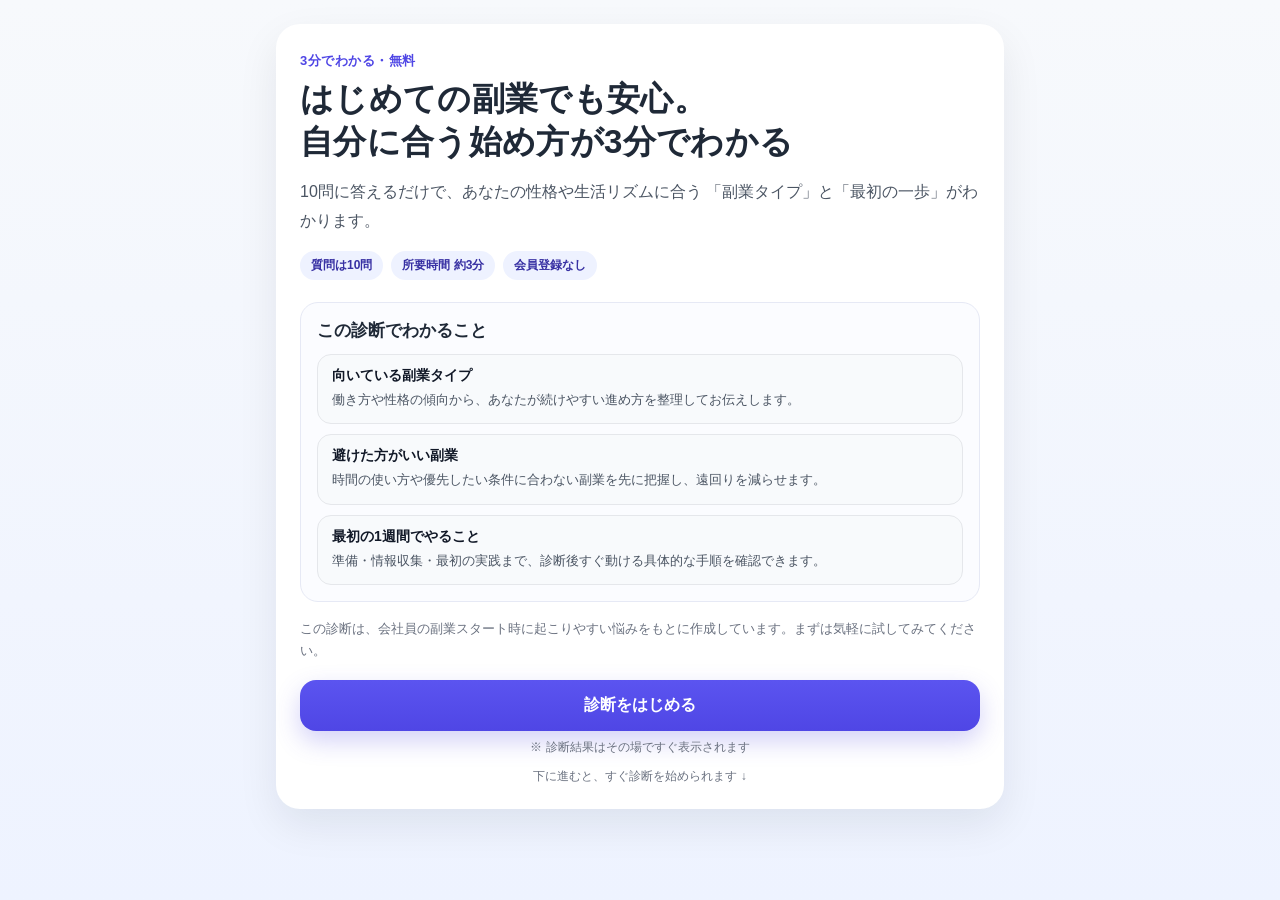
<file: index.html>
<!DOCTYPE html>
<html lang="ja">
<head>
  <meta charset="UTF-8" />
  <meta name="viewport" content="width=device-width, initial-scale=1.0" />
  <title>副業タイプ診断</title>
  <meta name="description" content="3分でわかる副業タイプ診断。性格・使える時間・得意なことから、あなたに合う副業スタイルと最初の一歩を提案します。" />
  <link rel="stylesheet" href="style.css" />
</head>
<body>
  <main class="app">
    <section id="screen-start" class="screen active">
      <div class="card hero-card">
        <p class="eyebrow">3分でわかる・無料</p>
        <h1>はじめての副業でも安心。<br>自分に合う始め方が3分でわかる</h1>
        <p class="lead">
          10問に答えるだけで、あなたの性格や生活リズムに合う
          「副業タイプ」と「最初の一歩」がわかります。
        </p>

        <div class="hero-chips" aria-label="安心して使えるポイント">
          <span class="chip">質問は10問</span>
          <span class="chip">所要時間 約3分</span>
          <span class="chip">会員登録なし</span>
        </div>

        <section class="hero-section" aria-label="この診断でわかること">
          <h2 class="section-title">この診断でわかること</h2>
          <div class="info-list">
            <div class="info-item">
              <p class="info-title">向いている副業タイプ</p>
              <p class="info-text">働き方や性格の傾向から、あなたが続けやすい進め方を整理してお伝えします。</p>
            </div>
            <div class="info-item">
              <p class="info-title">避けた方がいい副業</p>
              <p class="info-text">時間の使い方や優先したい条件に合わない副業を先に把握し、遠回りを減らせます。</p>
            </div>
            <div class="info-item">
              <p class="info-title">最初の1週間でやること</p>
              <p class="info-text">準備・情報収集・最初の実践まで、診断後すぐ動ける具体的な手順を確認できます。</p>
            </div>
          </div>
        </section>

        <p class="trust-note">
          この診断は、会社員の副業スタート時に起こりやすい悩みをもとに作成しています。まずは気軽に試してみてください。
        </p>

        <div class="hero-actions">
          <button id="start-button" class="primary-button">診断をはじめる</button>
          <p class="action-caption">※ 診断結果はその場ですぐ表示されます</p>
        </div>

        <p class="scroll-hint" aria-hidden="true">下に進むと、すぐ診断を始められます ↓</p>
      </div>
    </section>

    <section id="screen-question" class="screen">
      <div class="card">
        <div class="progress-top">
          <span id="progress-text">1 / 10</span>
        </div>
        <div class="progress-bar">
          <div id="progress-fill" class="progress-fill"></div>
        </div>

        <h2 id="question-title" class="question-title"></h2>

        <div id="choices" class="choices"></div>

        <div class="question-footer">
          <button id="back-button" class="secondary-button">戻る</button>
        </div>
      </div>
    </section>

    <section id="screen-result" class="screen">
      <div class="card">
        <p class="eyebrow">診断結果</p>
        <h2 id="result-title" class="result-title"></h2>
        <p id="result-summary" class="result-summary"></p>

        <div class="result-block">
          <h3>あなた向けの副業3選</h3>
          <ul id="result-goodfits"></ul>
        </div>

        <div class="result-block">
          <h3>向いていない副業2選</h3>
          <ul id="result-badfits"></ul>
        </div>

        <div class="result-block">
          <h3>最初の一歩</h3>
          <p id="result-firststep"></p>
        </div>

        <div class="result-block">
          <h3>最初の1週間でやること</h3>
          <ul id="result-week-actions"></ul>
        </div>

        <div class="result-block">
          <h3>一言アドバイス</h3>
          <p id="result-advice"></p>
        </div>

        <div class="result-actions stacked-actions">
          <a id="result-detail-link" class="primary-button" href="#">詳細ページを見る</a>
          <button id="retry-button" class="secondary-button">もう一度診断する</button>
        </div>
      </div>
    </section>
  </main>

  <script src="data.js"></script>
  <script src="script.js"></script>
</body>
</html>
</file>
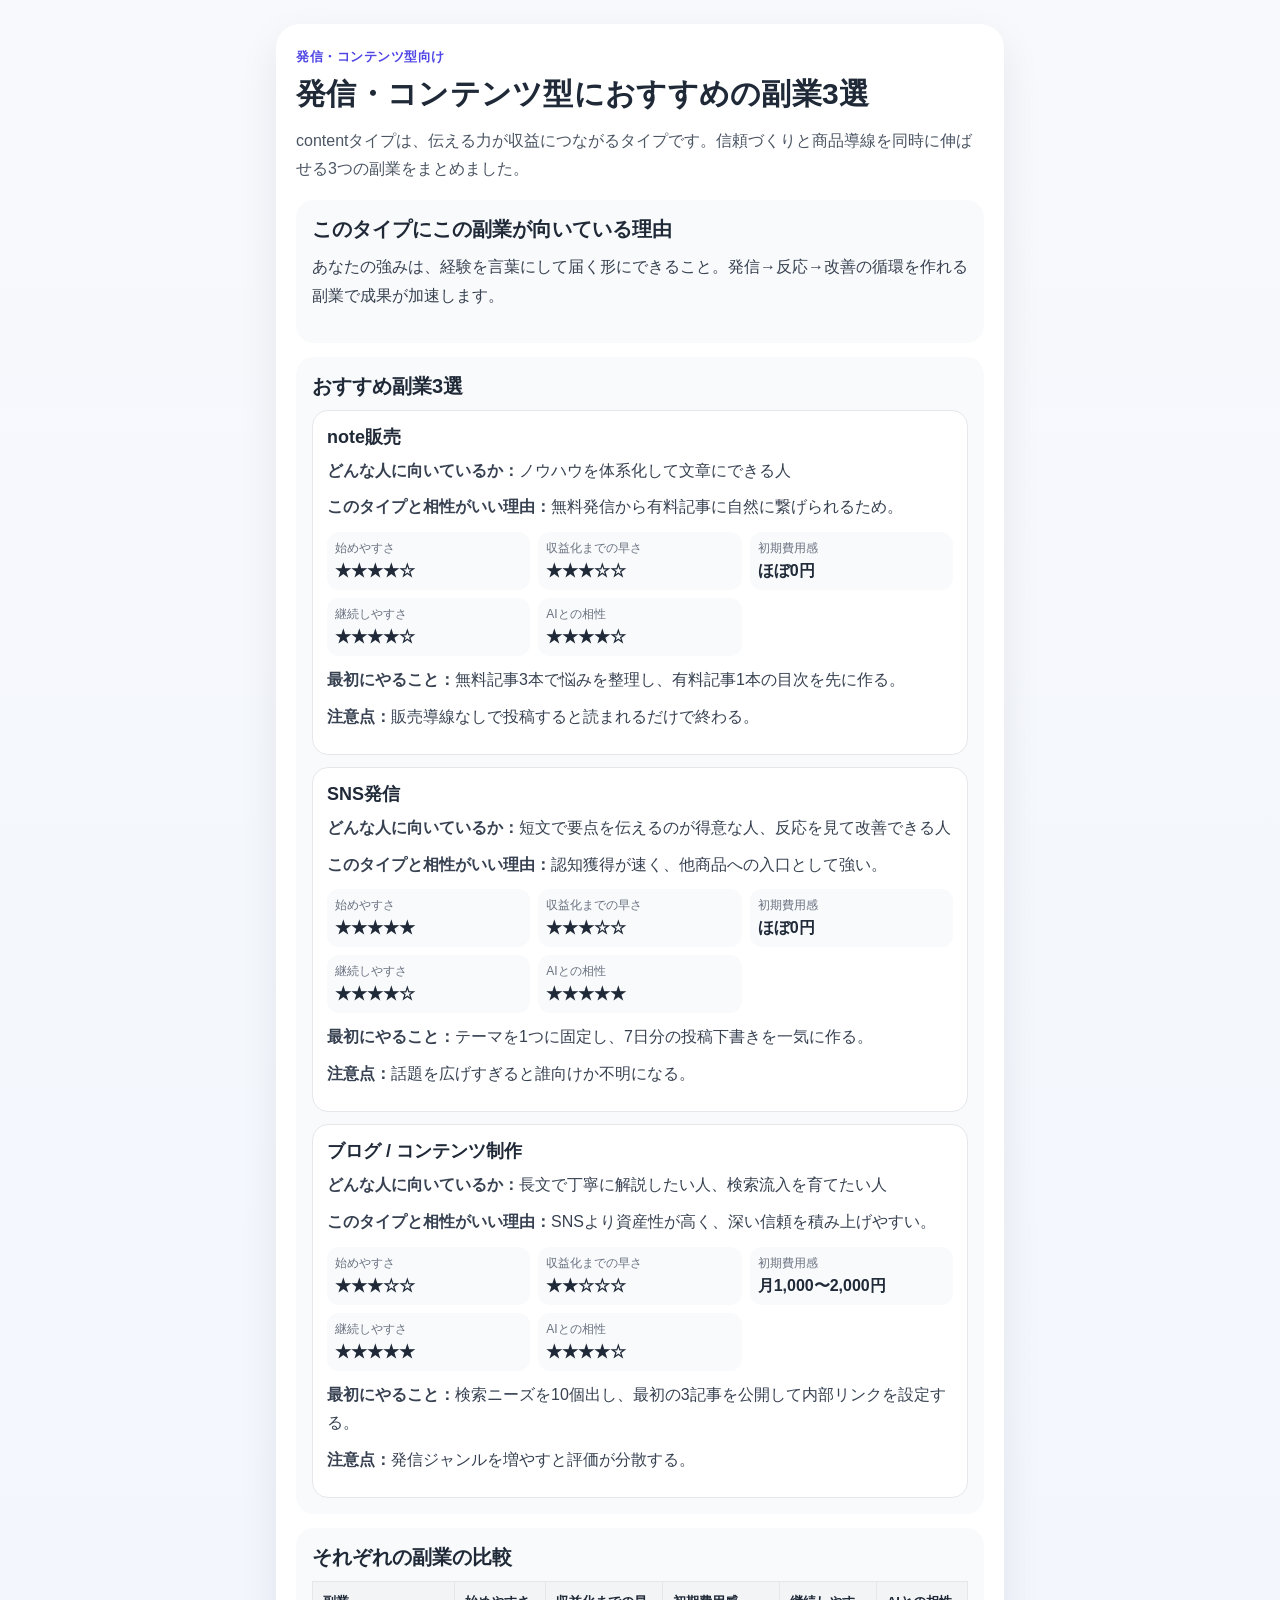
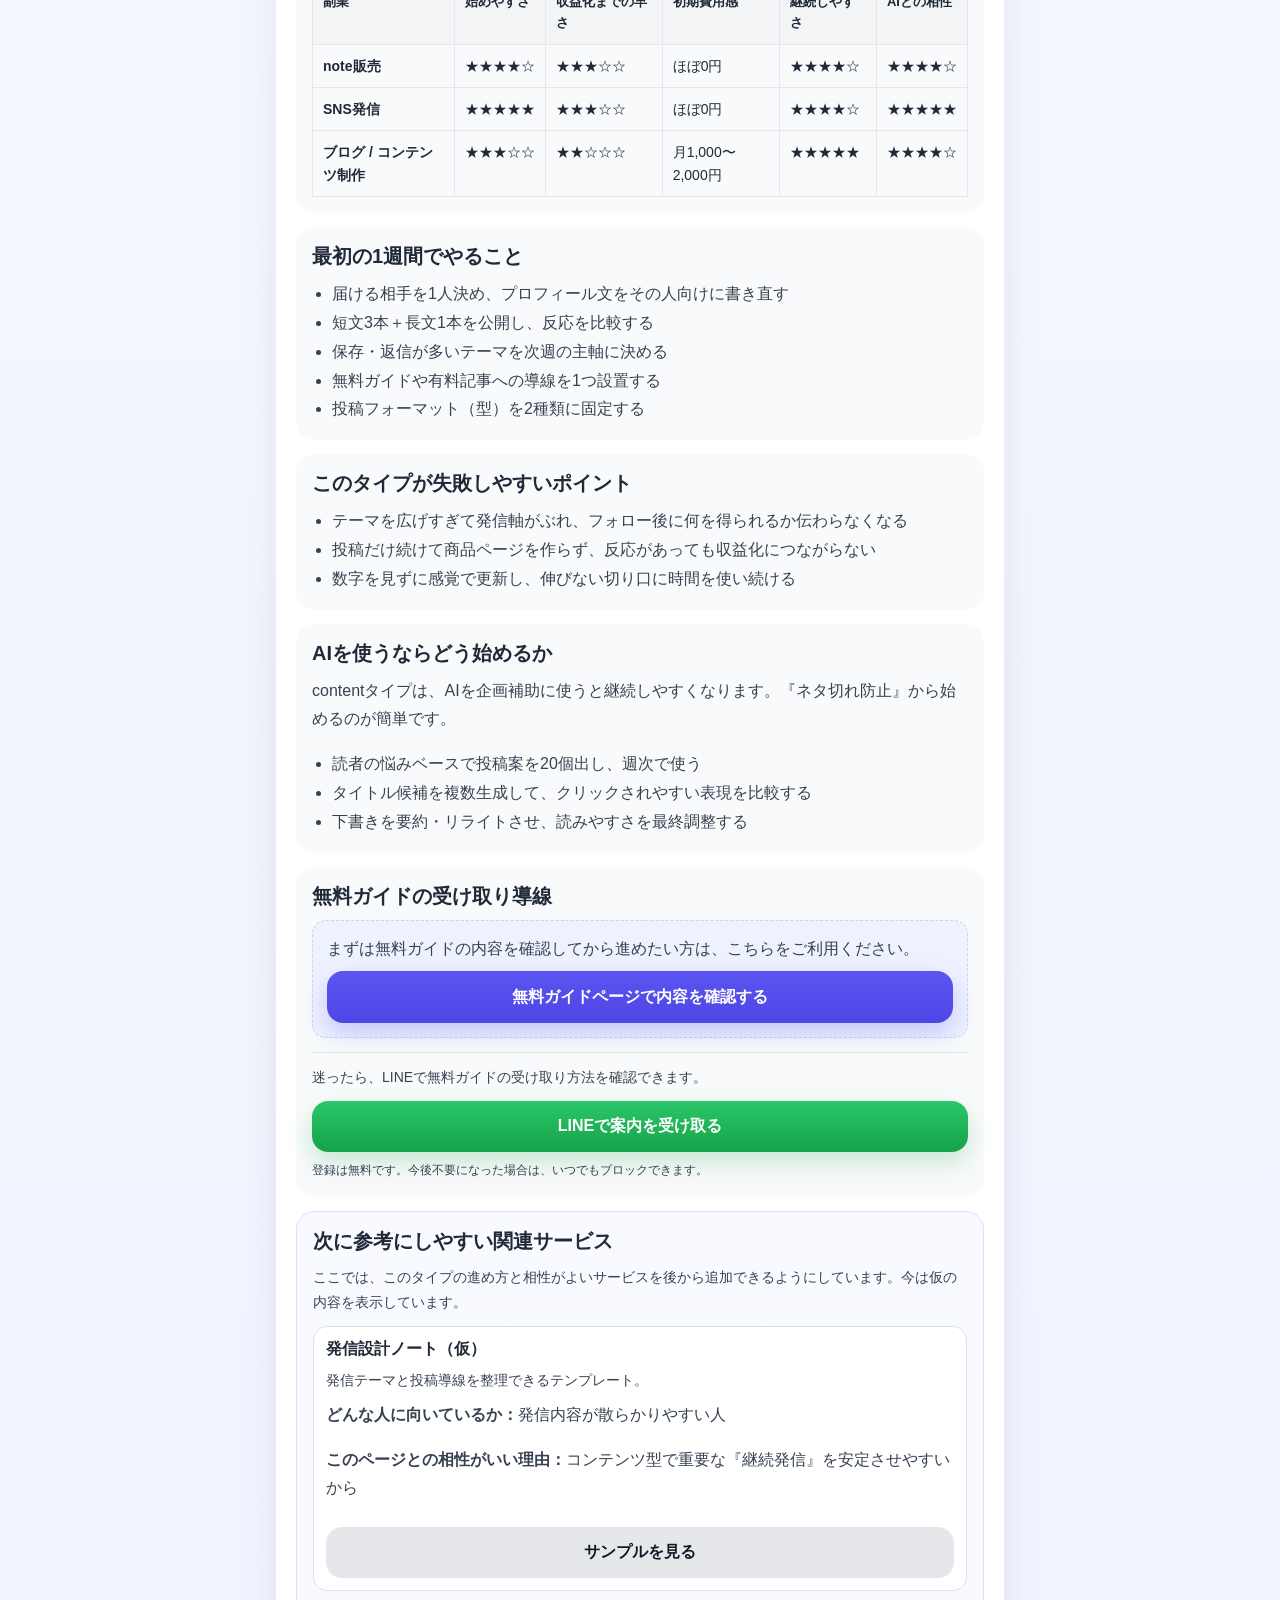
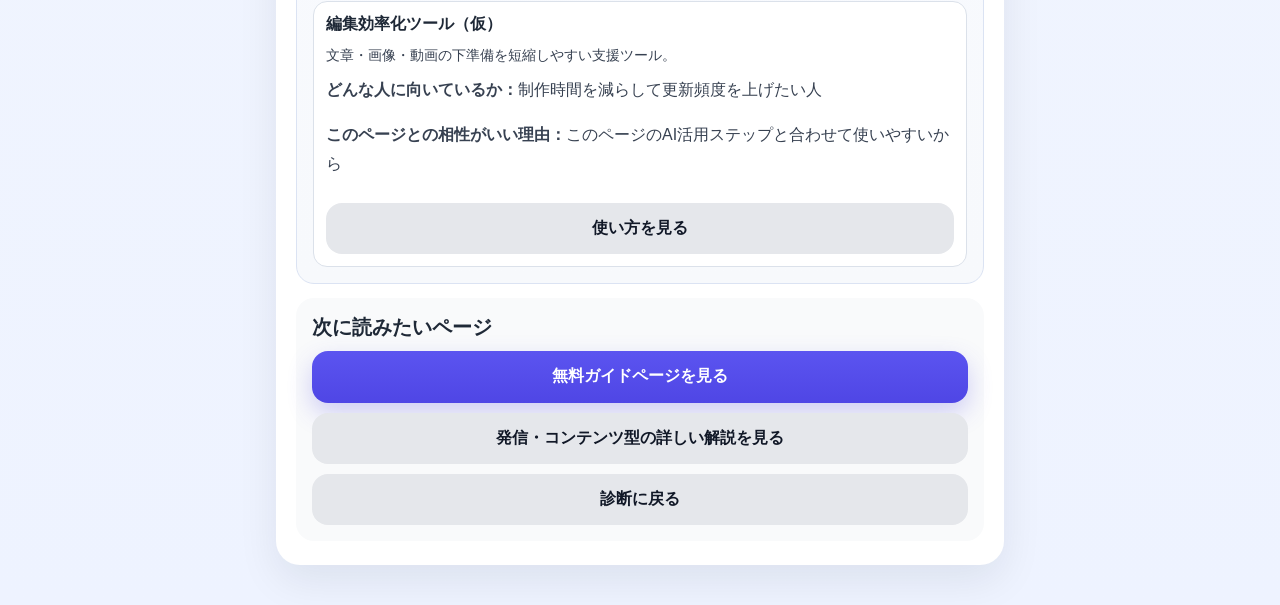
<file: content-recommend.html>
<!DOCTYPE html>
<html lang="ja">
<head>
  <meta charset="UTF-8" />
  <meta name="viewport" content="width=device-width, initial-scale=1.0" />
  <title>おすすめ副業3選 | 副業タイプ診断</title>
  <meta name="description" content="副業タイプ診断のタイプ別おすすめ副業3選ページです。比較表と最初の行動まで確認できます。" />
  <link rel="stylesheet" href="style.css" />
</head>
<body>
  <main class="app">
    <section class="screen active">
      <div class="card" id="recommend-page" data-type="content">
        <header class="page-header">
          <p id="recommend-eyebrow" class="eyebrow"></p>
          <h1 id="recommend-title" class="page-title"></h1>
          <p id="recommend-intro" class="page-intro"></p>
        </header>

        <div class="content-stack">
          <article class="content-card">
            <h2>このタイプにこの副業が向いている理由</h2>
            <p id="recommend-reason"></p>
          </article>

          <article class="content-card">
            <h2>おすすめ副業3選</h2>
            <div id="recommend-jobs" class="recommend-jobs"></div>
          </article>

          <article class="content-card">
            <h2>それぞれの副業の比較</h2>
            <div class="table-wrap">
              <table class="recommend-table">
                <thead>
                  <tr>
                    <th scope="col">副業</th>
                    <th scope="col">始めやすさ</th>
                    <th scope="col">収益化までの早さ</th>
                    <th scope="col">初期費用感</th>
                    <th scope="col">継続しやすさ</th>
                    <th scope="col">AIとの相性</th>
                  </tr>
                </thead>
                <tbody id="recommend-table-body"></tbody>
              </table>
            </div>
          </article>

          <article class="content-card">
            <h2>最初の1週間でやること</h2>
            <ul id="recommend-week"></ul>
          </article>

          <article class="content-card">
            <h2>このタイプが失敗しやすいポイント</h2>
            <ul id="recommend-mistakes"></ul>
          </article>

          <article class="content-card">
            <h2>AIを使うならどう始めるか</h2>
            <p id="recommend-ai"></p>
            <ul id="recommend-ai-steps"></ul>
          </article>

          <article class="content-card">
            <h2>無料ガイドの受け取り導線</h2>
            <div id="guide-cta" class="guide-placeholder">
              <p>まずは無料ガイドの内容を確認してから進めたい方は、こちらをご利用ください。</p>
              <div class="page-actions">
                <a class="primary-button" href="free-guide.html?from=content">無料ガイドページで内容を確認する</a>
              </div>
            </div>
            <div class="line-sub-cta" aria-label="LINEでの受け取り案内">
              <p class="line-sub-cta-text">迷ったら、LINEで無料ガイドの受け取り方法を確認できます。</p>
              <a class="secondary-button line-button line-sub-button" data-line-link href="https://example.com/line">LINEで案内を受け取る</a>
              <p class="line-sub-cta-note">登録は無料です。今後不要になった場合は、いつでもブロックできます。</p>
            </div>
          </article>

          <article class="content-card affiliate-section" id="affiliate-slot-recommend" data-affiliate-page="recommend">
            <h2>次に参考にしやすい関連サービス</h2>
            <p class="affiliate-intro">ここでは、このタイプの進め方と相性がよいサービスを後から追加できるようにしています。今は仮の内容を表示しています。</p>
            <div class="affiliate-note-slot" aria-live="polite"></div>
            <div class="affiliate-cards" aria-label="関連サービス紹介"></div>
          </article>

          <article class="content-card">
            <h2>次に読みたいページ</h2>
            <div class="stacked-actions page-actions">
              <a class="primary-button" href="free-guide.html?from=content">無料ガイドページを見る</a>
              <a id="recommend-detail-link" class="secondary-button" href="#">このタイプの詳しい解説を見る</a>
              <a class="secondary-button" href="index.html">診断に戻る</a>
            </div>
          </article>
        </div>
      </div>
    </section>
  </main>

  <script src="data.js"></script>
  <script src="line-config.js"></script>
  <script src="recommend.js"></script>
  <script src="affiliate-slots.js"></script>
</body>
</html>
</file>
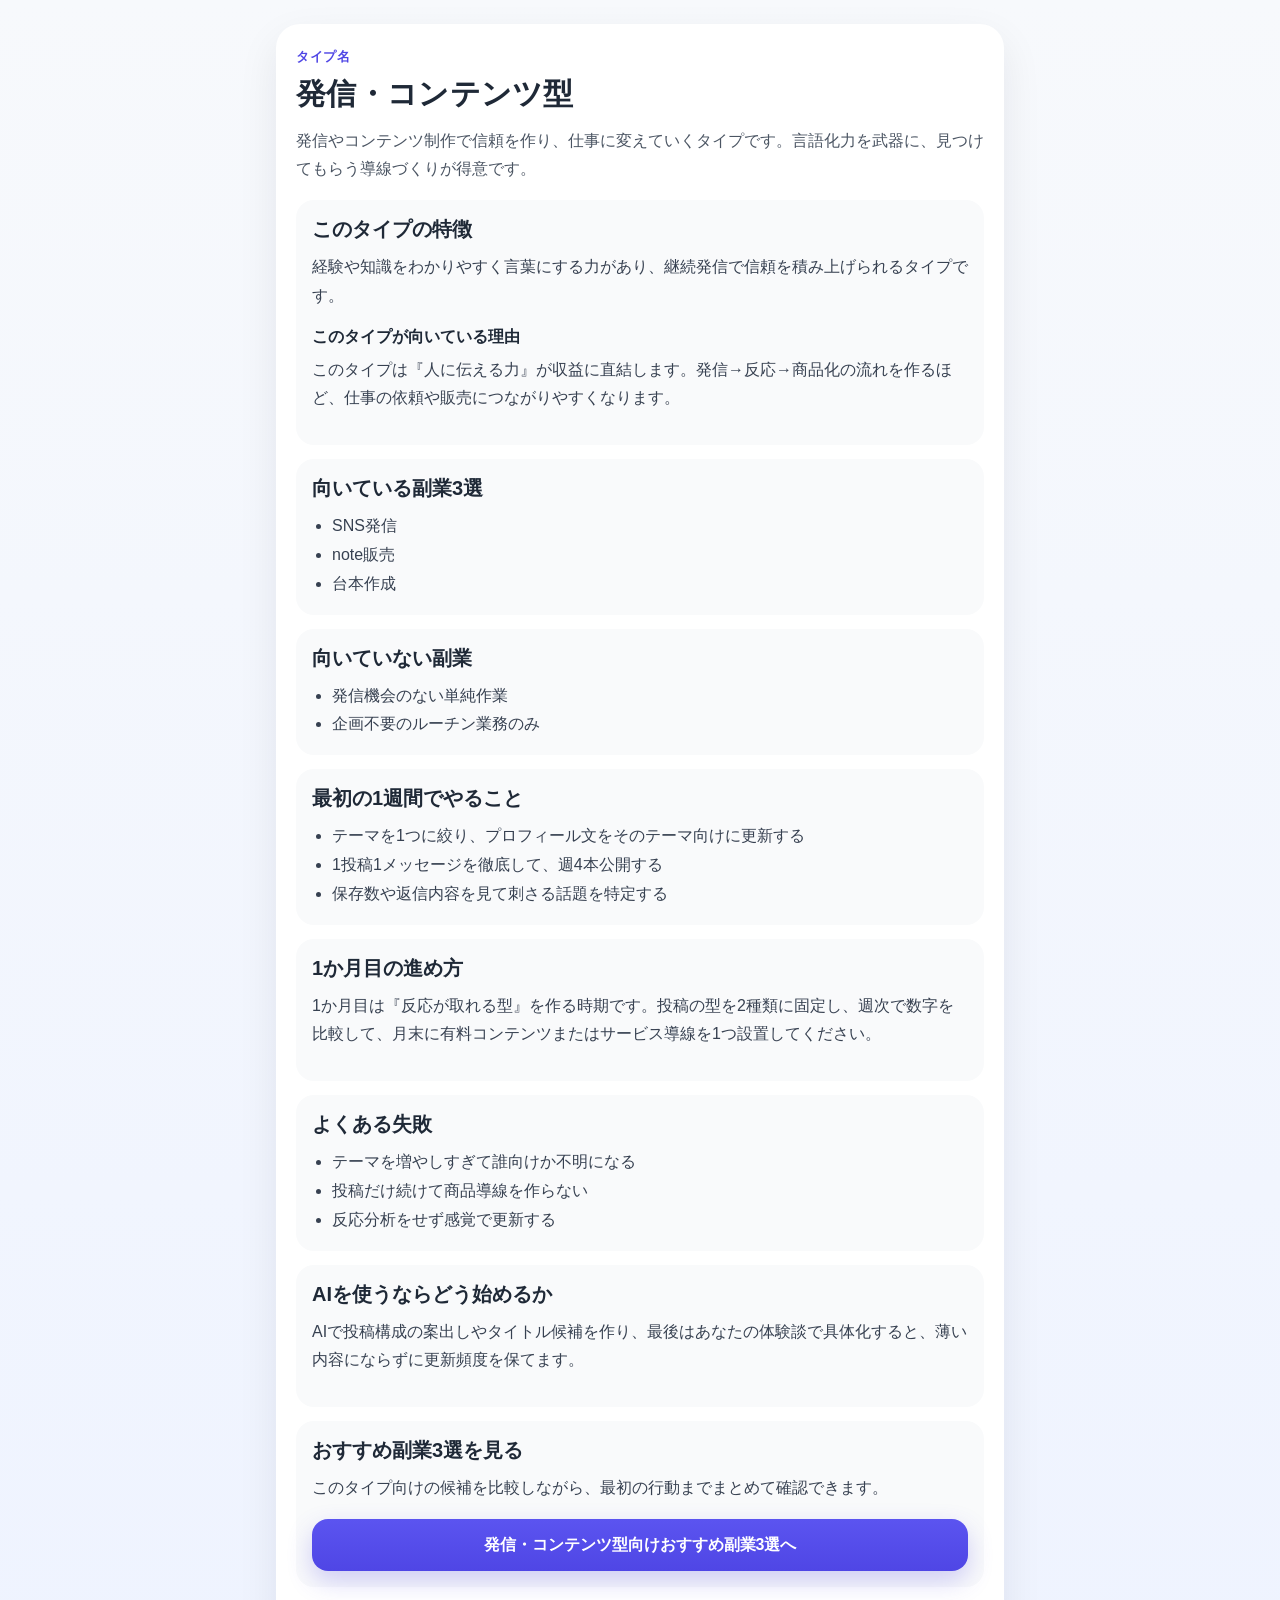
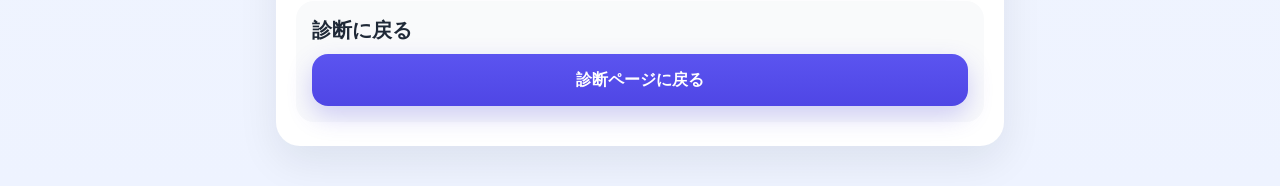
<file: content.html>
<!DOCTYPE html>
<html lang="ja">
<head>
  <meta charset="UTF-8" />
  <meta name="viewport" content="width=device-width, initial-scale=1.0" />
  <title>副業タイプ診断 詳細ページ</title>
  <meta name="description" content="副業タイプ診断の詳細ページです。タイプごとの特徴、向いている副業、進め方を確認できます。" />
  <link rel="stylesheet" href="style.css" />
</head>
<body>
  <main class="app">
    <section class="screen active">
      <div class="card" id="detail-page" data-type="content">
        <header class="page-header">
          <p id="detail-eyebrow" class="eyebrow"></p>
          <h1 id="detail-title" class="page-title"></h1>
          <p id="detail-summary" class="page-intro"></p>
        </header>

        <div class="content-stack">
          <article class="content-card">
            <h2>このタイプの特徴</h2>
            <p id="detail-features"></p>
            <h3>このタイプが向いている理由</h3>
            <p id="detail-reason"></p>
          </article>

          <article class="content-card">
            <h2>向いている副業3選</h2>
            <ul id="detail-goodfits"></ul>
          </article>

          <article class="content-card">
            <h2>向いていない副業</h2>
            <ul id="detail-badfits"></ul>
          </article>

          <article class="content-card">
            <h2>最初の1週間でやること</h2>
            <ul id="detail-week"></ul>
          </article>

          <article class="content-card">
            <h2>1か月目の進め方</h2>
            <p id="detail-month"></p>
          </article>

          <article class="content-card">
            <h2>よくある失敗</h2>
            <ul id="detail-mistakes"></ul>
          </article>

          <article class="content-card">
            <h2>AIを使うならどう始めるか</h2>
            <p id="detail-ai-start"></p>
          </article>

          <article class="content-card">
            <h2>診断に戻る</h2>
            <div class="page-actions">
              <a class="primary-button" href="index.html">診断ページに戻る</a>
            </div>
          </article>
        </div>
      </div>
    </section>
  </main>

  <script src="data.js"></script>
  <script src="detail.js"></script>
</body>
</html>
</file>
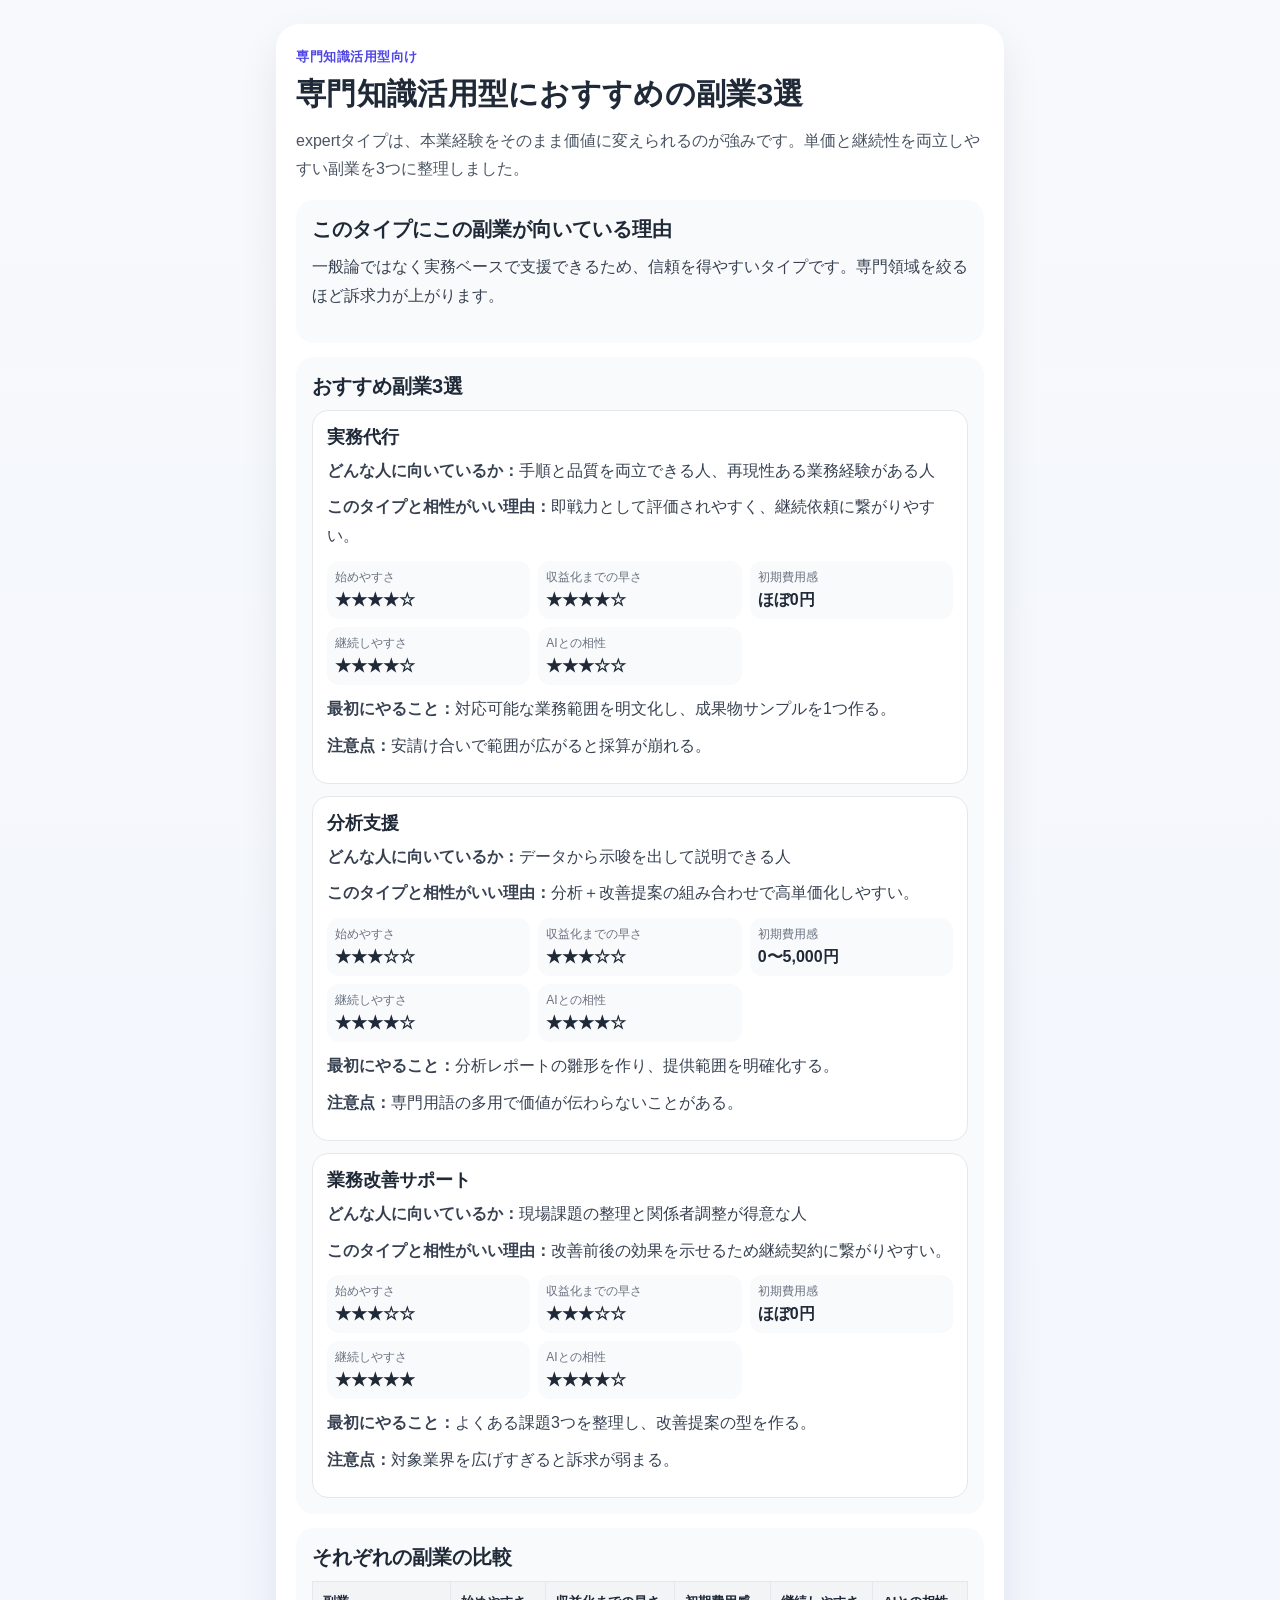
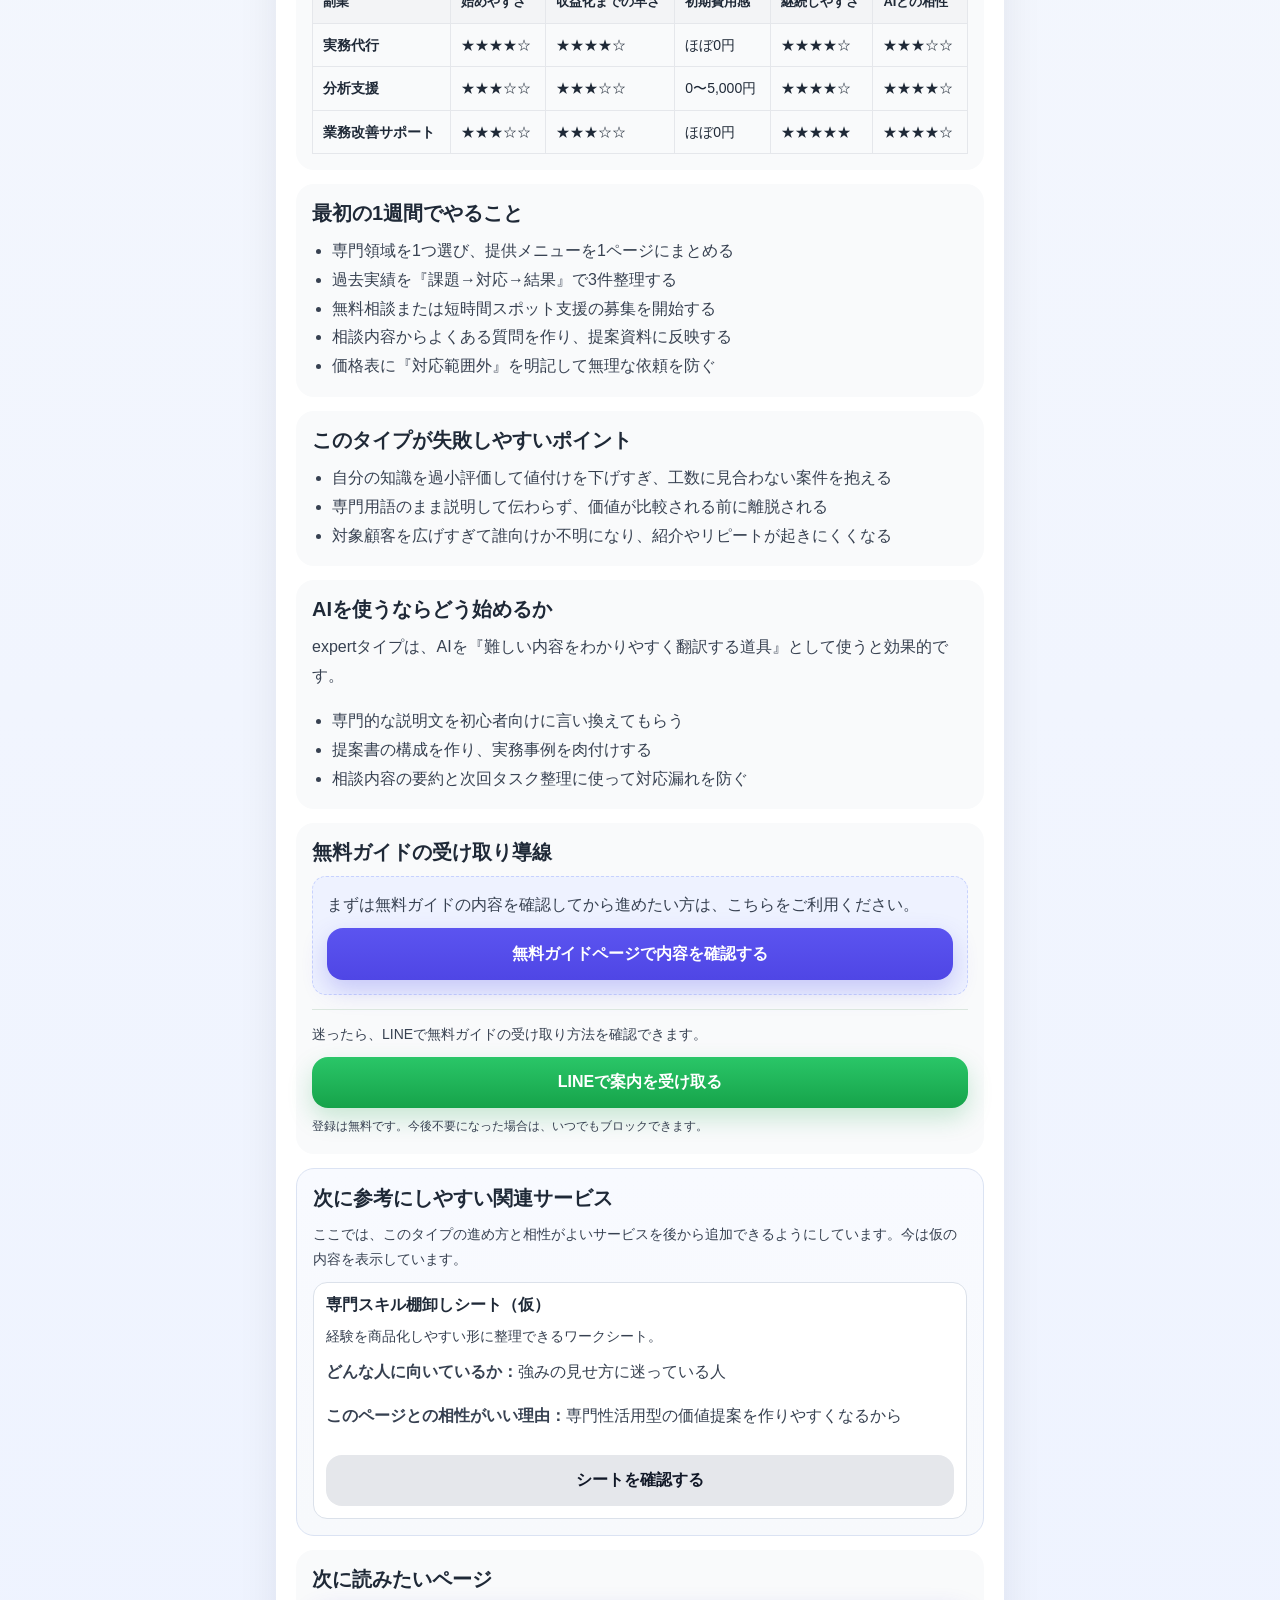
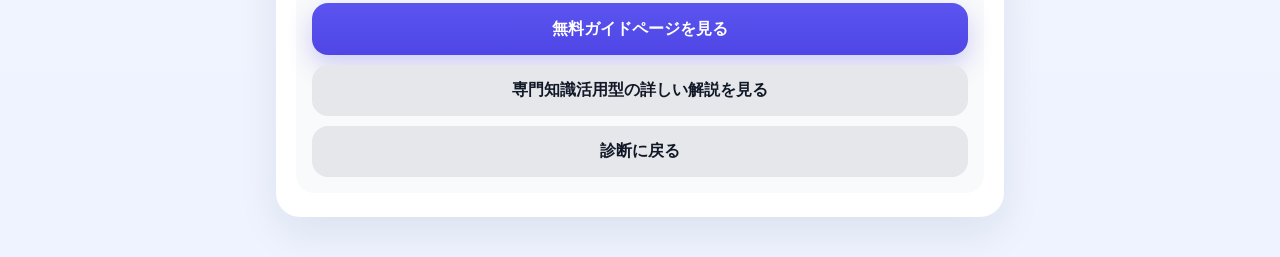
<file: expert-recommend.html>
<!DOCTYPE html>
<html lang="ja">
<head>
  <meta charset="UTF-8" />
  <meta name="viewport" content="width=device-width, initial-scale=1.0" />
  <title>おすすめ副業3選 | 副業タイプ診断</title>
  <meta name="description" content="副業タイプ診断のタイプ別おすすめ副業3選ページです。比較表と最初の行動まで確認できます。" />
  <link rel="stylesheet" href="style.css" />
</head>
<body>
  <main class="app">
    <section class="screen active">
      <div class="card" id="recommend-page" data-type="expert">
        <header class="page-header">
          <p id="recommend-eyebrow" class="eyebrow"></p>
          <h1 id="recommend-title" class="page-title"></h1>
          <p id="recommend-intro" class="page-intro"></p>
        </header>

        <div class="content-stack">
          <article class="content-card">
            <h2>このタイプにこの副業が向いている理由</h2>
            <p id="recommend-reason"></p>
          </article>

          <article class="content-card">
            <h2>おすすめ副業3選</h2>
            <div id="recommend-jobs" class="recommend-jobs"></div>
          </article>

          <article class="content-card">
            <h2>それぞれの副業の比較</h2>
            <div class="table-wrap">
              <table class="recommend-table">
                <thead>
                  <tr>
                    <th scope="col">副業</th>
                    <th scope="col">始めやすさ</th>
                    <th scope="col">収益化までの早さ</th>
                    <th scope="col">初期費用感</th>
                    <th scope="col">継続しやすさ</th>
                    <th scope="col">AIとの相性</th>
                  </tr>
                </thead>
                <tbody id="recommend-table-body"></tbody>
              </table>
            </div>
          </article>

          <article class="content-card">
            <h2>最初の1週間でやること</h2>
            <ul id="recommend-week"></ul>
          </article>

          <article class="content-card">
            <h2>このタイプが失敗しやすいポイント</h2>
            <ul id="recommend-mistakes"></ul>
          </article>

          <article class="content-card">
            <h2>AIを使うならどう始めるか</h2>
            <p id="recommend-ai"></p>
            <ul id="recommend-ai-steps"></ul>
          </article>

          <article class="content-card">
            <h2>無料ガイドの受け取り導線</h2>
            <div id="guide-cta" class="guide-placeholder">
              <p>まずは無料ガイドの内容を確認してから進めたい方は、こちらをご利用ください。</p>
              <div class="page-actions">
                <a class="primary-button" href="free-guide.html?from=expert">無料ガイドページで内容を確認する</a>
              </div>
            </div>
            <div class="line-sub-cta" aria-label="LINEでの受け取り案内">
              <p class="line-sub-cta-text">迷ったら、LINEで無料ガイドの受け取り方法を確認できます。</p>
              <a class="secondary-button line-button line-sub-button" data-line-link href="https://example.com/line">LINEで案内を受け取る</a>
              <p class="line-sub-cta-note">登録は無料です。今後不要になった場合は、いつでもブロックできます。</p>
            </div>
          </article>

          <article class="content-card affiliate-section" id="affiliate-slot-recommend" data-affiliate-page="recommend">
            <h2>次に参考にしやすい関連サービス</h2>
            <p class="affiliate-intro">ここでは、このタイプの進め方と相性がよいサービスを後から追加できるようにしています。今は仮の内容を表示しています。</p>
            <div class="affiliate-note-slot" aria-live="polite"></div>
            <div class="affiliate-cards" aria-label="関連サービス紹介"></div>
          </article>

          <article class="content-card">
            <h2>次に読みたいページ</h2>
            <div class="stacked-actions page-actions">
              <a class="primary-button" href="free-guide.html?from=expert">無料ガイドページを見る</a>
              <a id="recommend-detail-link" class="secondary-button" href="#">このタイプの詳しい解説を見る</a>
              <a class="secondary-button" href="index.html">診断に戻る</a>
            </div>
          </article>
        </div>
      </div>
    </section>
  </main>

  <script src="data.js"></script>
  <script src="line-config.js"></script>
  <script src="recommend.js"></script>
  <script src="affiliate-slots.js"></script>
</body>
</html>
</file>
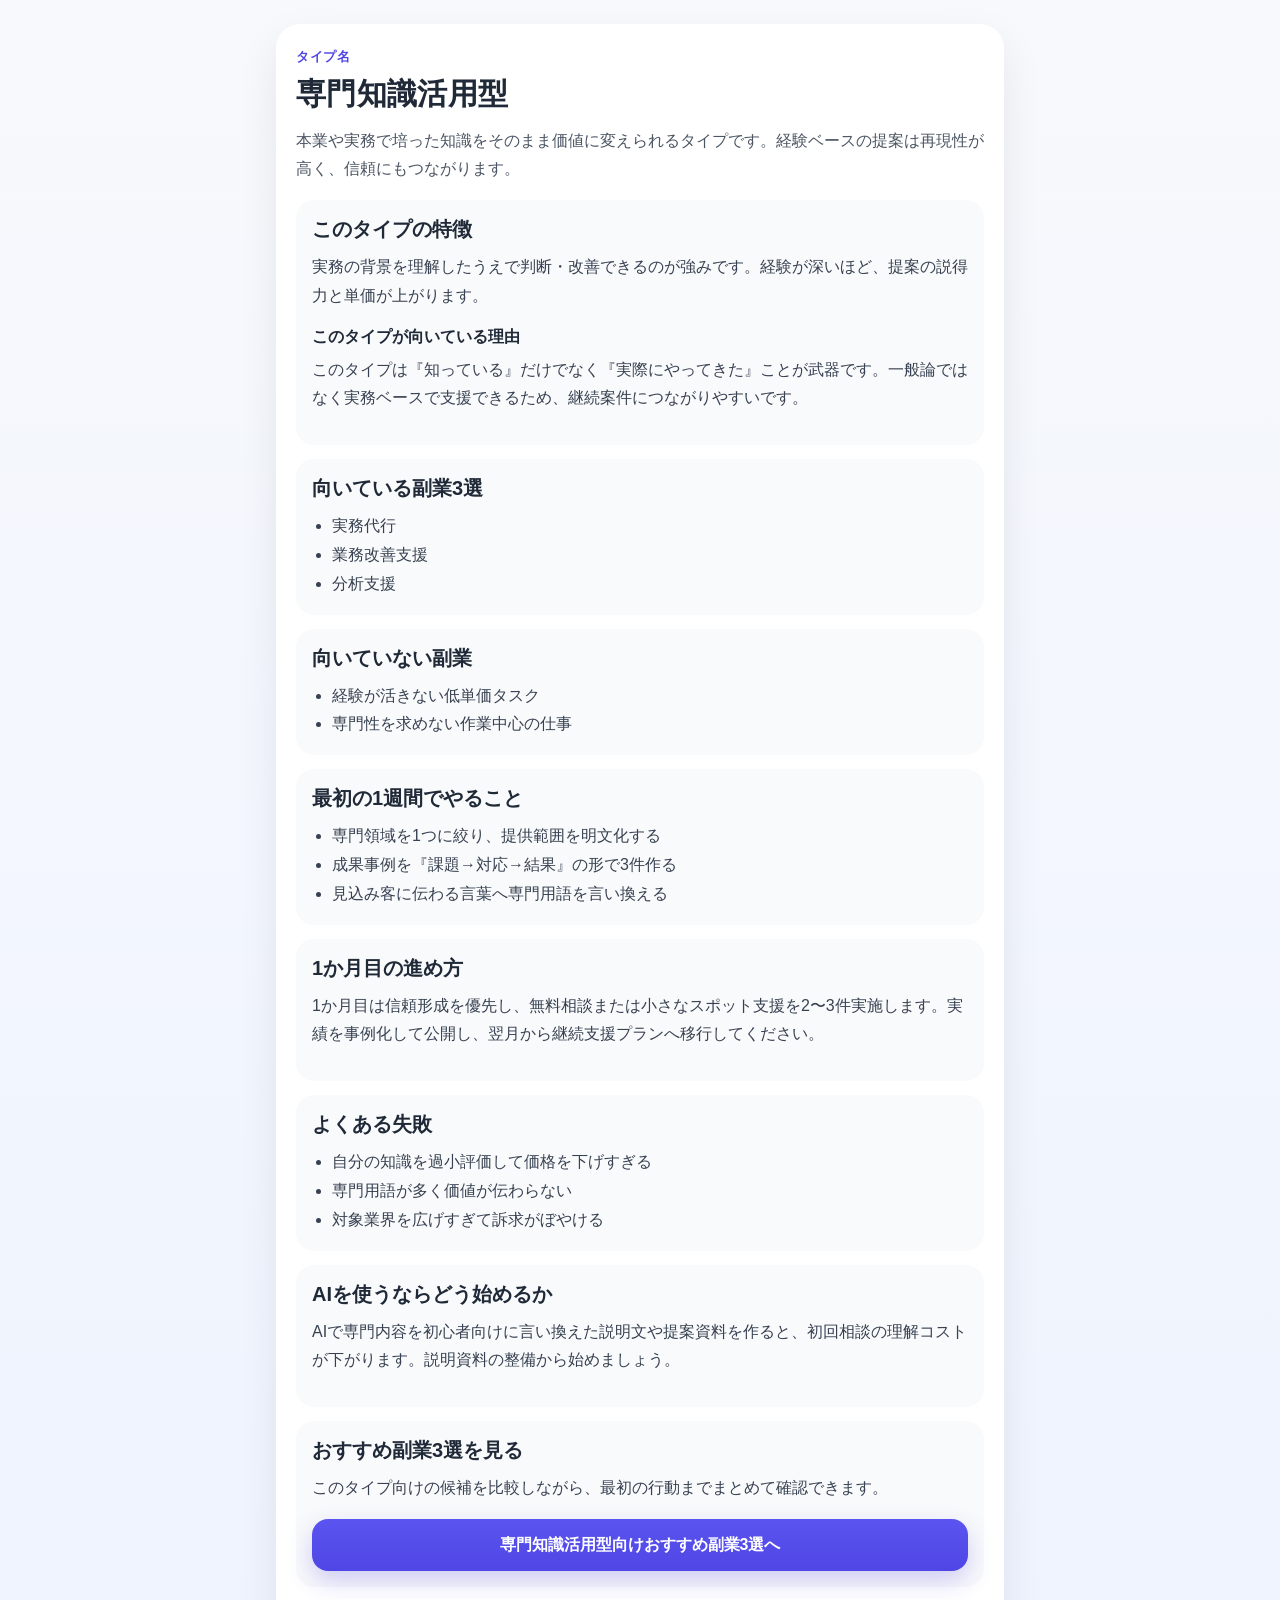
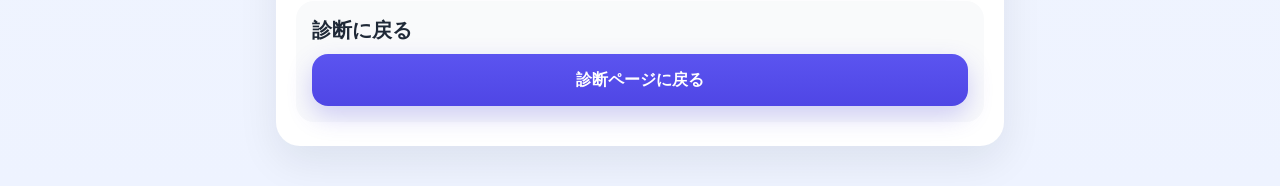
<file: expert.html>
<!DOCTYPE html>
<html lang="ja">
<head>
  <meta charset="UTF-8" />
  <meta name="viewport" content="width=device-width, initial-scale=1.0" />
  <title>副業タイプ診断 詳細ページ</title>
  <meta name="description" content="副業タイプ診断の詳細ページです。タイプごとの特徴、向いている副業、進め方を確認できます。" />
  <link rel="stylesheet" href="style.css" />
</head>
<body>
  <main class="app">
    <section class="screen active">
      <div class="card" id="detail-page" data-type="expert">
        <header class="page-header">
          <p id="detail-eyebrow" class="eyebrow"></p>
          <h1 id="detail-title" class="page-title"></h1>
          <p id="detail-summary" class="page-intro"></p>
        </header>

        <div class="content-stack">
          <article class="content-card">
            <h2>このタイプの特徴</h2>
            <p id="detail-features"></p>
            <h3>このタイプが向いている理由</h3>
            <p id="detail-reason"></p>
          </article>

          <article class="content-card">
            <h2>向いている副業3選</h2>
            <ul id="detail-goodfits"></ul>
          </article>

          <article class="content-card">
            <h2>向いていない副業</h2>
            <ul id="detail-badfits"></ul>
          </article>

          <article class="content-card">
            <h2>最初の1週間でやること</h2>
            <ul id="detail-week"></ul>
          </article>

          <article class="content-card">
            <h2>1か月目の進め方</h2>
            <p id="detail-month"></p>
          </article>

          <article class="content-card">
            <h2>よくある失敗</h2>
            <ul id="detail-mistakes"></ul>
          </article>

          <article class="content-card">
            <h2>AIを使うならどう始めるか</h2>
            <p id="detail-ai-start"></p>
          </article>

          <article class="content-card">
            <h2>診断に戻る</h2>
            <div class="page-actions">
              <a class="primary-button" href="index.html">診断ページに戻る</a>
            </div>
          </article>
        </div>
      </div>
    </section>
  </main>

  <script src="data.js"></script>
  <script src="detail.js"></script>
</body>
</html>
</file>
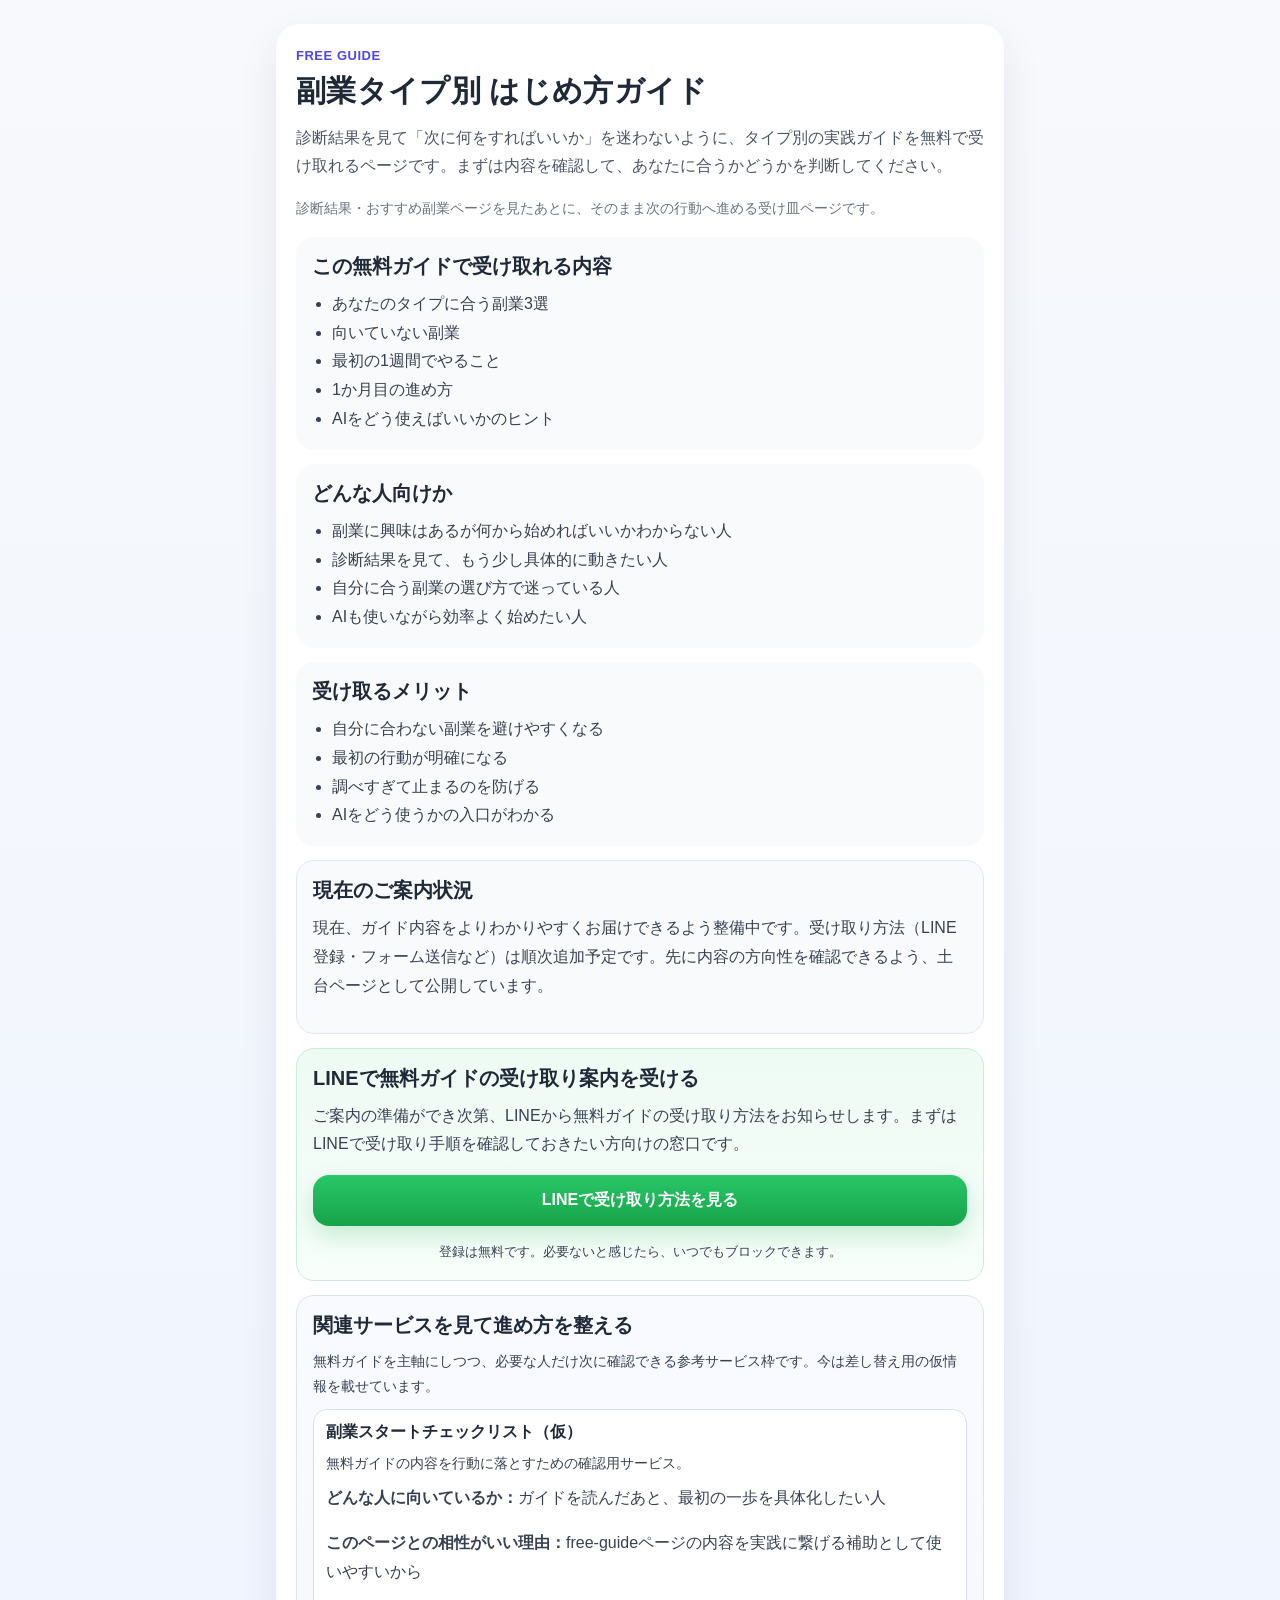
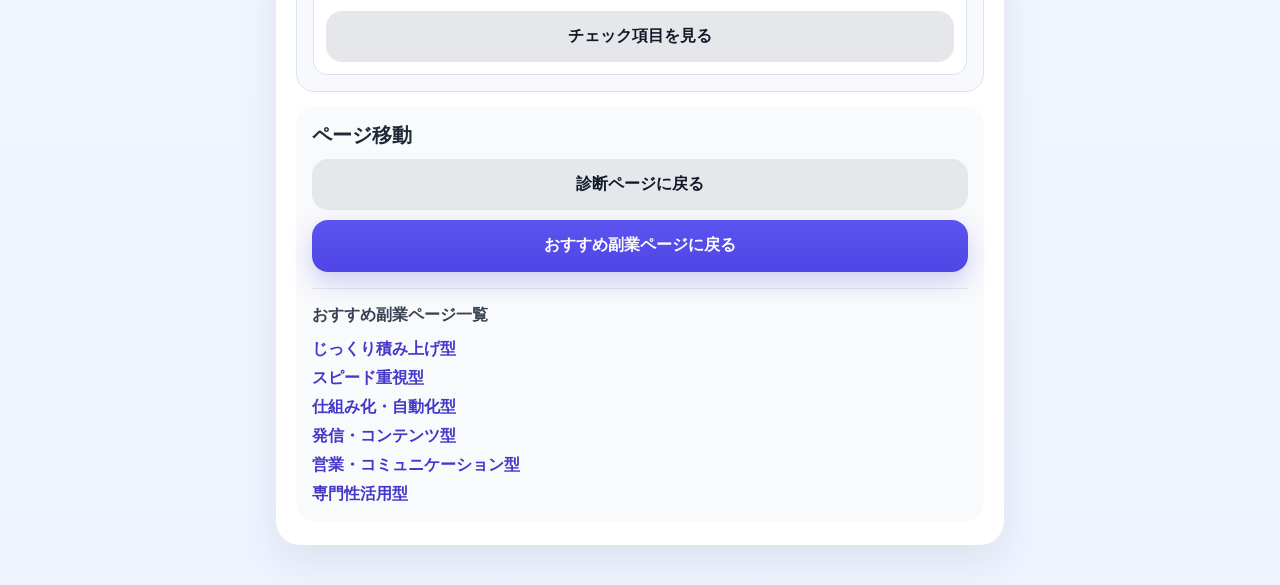
<file: free-guide.html>
<!DOCTYPE html>
<html lang="ja">
<head>
  <meta charset="UTF-8" />
  <meta name="viewport" content="width=device-width, initial-scale=1.0" />
  <title>副業タイプ別 はじめ方ガイド | 副業タイプ診断</title>
  <meta name="description" content="診断タイプに合わせた副業スタートの無料ガイド案内ページ。何が受け取れるか・どんな人向けか・受け取るメリットを確認できます。" />
  <link rel="stylesheet" href="style.css" />
</head>
<body>
  <main class="app">
    <section class="screen active">
      <div class="card">
        <header class="page-header">
          <p class="eyebrow">FREE GUIDE</p>
          <h1 class="page-title">副業タイプ別 はじめ方ガイド</h1>
          <p class="page-intro">診断結果を見て「次に何をすればいいか」を迷わないように、タイプ別の実践ガイドを無料で受け取れるページです。まずは内容を確認して、あなたに合うかどうかを判断してください。</p>
          <p id="guide-context" class="guide-context-text">診断結果・おすすめ副業ページを見たあとに、そのまま次の行動へ進める受け皿ページです。</p>
        </header>

        <div class="content-stack">
          <article class="content-card">
            <h2>この無料ガイドで受け取れる内容</h2>
            <ul>
              <li>あなたのタイプに合う副業3選</li>
              <li>向いていない副業</li>
              <li>最初の1週間でやること</li>
              <li>1か月目の進め方</li>
              <li>AIをどう使えばいいかのヒント</li>
            </ul>
          </article>

          <article class="content-card">
            <h2>どんな人向けか</h2>
            <ul>
              <li>副業に興味はあるが何から始めればいいかわからない人</li>
              <li>診断結果を見て、もう少し具体的に動きたい人</li>
              <li>自分に合う副業の選び方で迷っている人</li>
              <li>AIも使いながら効率よく始めたい人</li>
            </ul>
          </article>

          <article class="content-card">
            <h2>受け取るメリット</h2>
            <ul>
              <li>自分に合わない副業を避けやすくなる</li>
              <li>最初の行動が明確になる</li>
              <li>調べすぎて止まるのを防げる</li>
              <li>AIをどう使うかの入口がわかる</li>
            </ul>
          </article>

          <article class="content-card note-card">
            <h2>現在のご案内状況</h2>
            <p>現在、ガイド内容をよりわかりやすくお届けできるよう整備中です。受け取り方法（LINE登録・フォーム送信など）は順次追加予定です。先に内容の方向性を確認できるよう、土台ページとして公開しています。</p>
          </article>

          <article class="content-card cta-card line-cta-card">
            <h2>LINEで無料ガイドの受け取り案内を受ける</h2>
            <p>ご案内の準備ができ次第、LINEから無料ガイドの受け取り方法をお知らせします。まずはLINEで受け取り手順を確認しておきたい方向けの窓口です。</p>
            <div class="guide-cta-area">
              <a class="primary-button line-button" data-line-link href="https://example.com/line">LINEで受け取り方法を見る</a>
              <p class="cta-note">登録は無料です。必要ないと感じたら、いつでもブロックできます。</p>
            </div>
          </article>

          <article class="content-card affiliate-section" id="affiliate-slot-free-guide" data-affiliate-page="free-guide">
            <h2>関連サービスを見て進め方を整える</h2>
            <p class="affiliate-intro">無料ガイドを主軸にしつつ、必要な人だけ次に確認できる参考サービス枠です。今は差し替え用の仮情報を載せています。</p>
            <div class="affiliate-note-slot" aria-live="polite"></div>
            <div class="affiliate-cards" aria-label="関連サービス紹介"></div>
          </article>

          <article class="content-card">
            <h2>ページ移動</h2>
            <div class="stacked-actions page-actions">
              <a class="secondary-button" href="index.html">診断ページに戻る</a>
              <a id="recommend-back-link" class="primary-button" href="steady-recommend.html">おすすめ副業ページに戻る</a>
            </div>
            <div class="recommend-links">
              <p class="recommend-links-title">おすすめ副業ページ一覧</p>
              <div class="recommend-links-grid">
                <a class="text-link" href="steady-recommend.html">じっくり積み上げ型</a>
                <a class="text-link" href="quick-recommend.html">スピード重視型</a>
                <a class="text-link" href="system-recommend.html">仕組み化・自動化型</a>
                <a class="text-link" href="content-recommend.html">発信・コンテンツ型</a>
                <a class="text-link" href="sales-recommend.html">営業・コミュニケーション型</a>
                <a class="text-link" href="expert-recommend.html">専門性活用型</a>
              </div>
            </div>
          </article>
        </div>
      </div>
    </section>
  </main>

  <script src="line-config.js"></script>
  <script src="affiliate-slots.js"></script>
  <script>
    (function () {
      const map = {
        steady: { href: 'steady-recommend.html', label: 'コツコツ積み上げ型のおすすめページに戻る', context: '現在は「コツコツ積み上げ型」向けの次アクションを優先して表示しています。' },
        quick: { href: 'quick-recommend.html', label: '即収益スキル販売型のおすすめページに戻る', context: '現在は「即収益スキル販売型」向けの次アクションを優先して表示しています。' },
        system: { href: 'system-recommend.html', label: '仕組み化・自動化型のおすすめページに戻る', context: '現在は「仕組み化・自動化型」向けの次アクションを優先して表示しています。' },
        content: { href: 'content-recommend.html', label: '発信・コンテンツ型のおすすめページに戻る', context: '現在は「発信・コンテンツ型」向けの次アクションを優先して表示しています。' },
        sales: { href: 'sales-recommend.html', label: '営業・提案型のおすすめページに戻る', context: '現在は「営業・提案型」向けの次アクションを優先して表示しています。' },
        expert: { href: 'expert-recommend.html', label: '専門知識活用型のおすすめページに戻る', context: '現在は「専門知識活用型」向けの次アクションを優先して表示しています。' }
      };

      const params = new URLSearchParams(window.location.search);
      const from = params.get('from');
      const backLink = document.getElementById('recommend-back-link');
      const contextText = document.getElementById('guide-context');

      if (backLink && from && map[from]) {
        backLink.href = map[from].href;
        backLink.textContent = map[from].label;
        if (contextText) {
          contextText.textContent = map[from].context;
        }
      }
    })();
  </script>
</body>
</html>
</file>
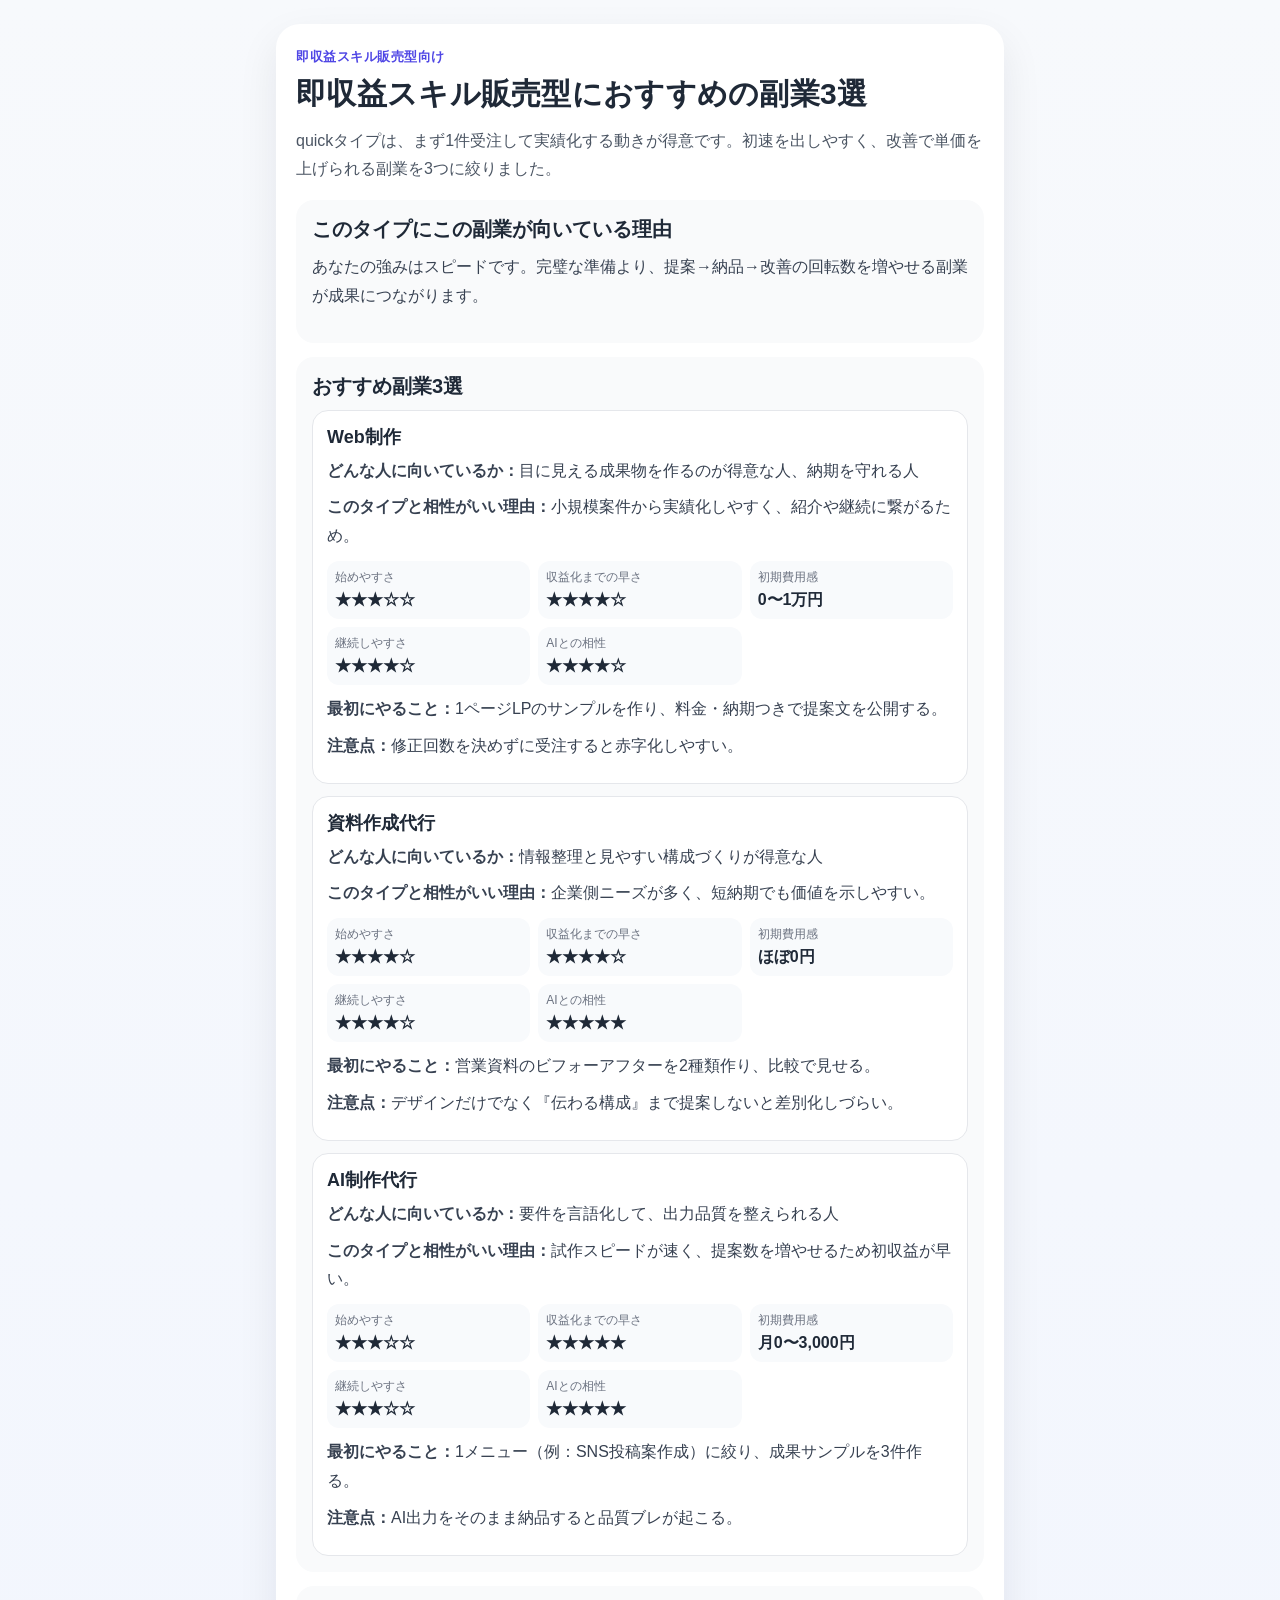
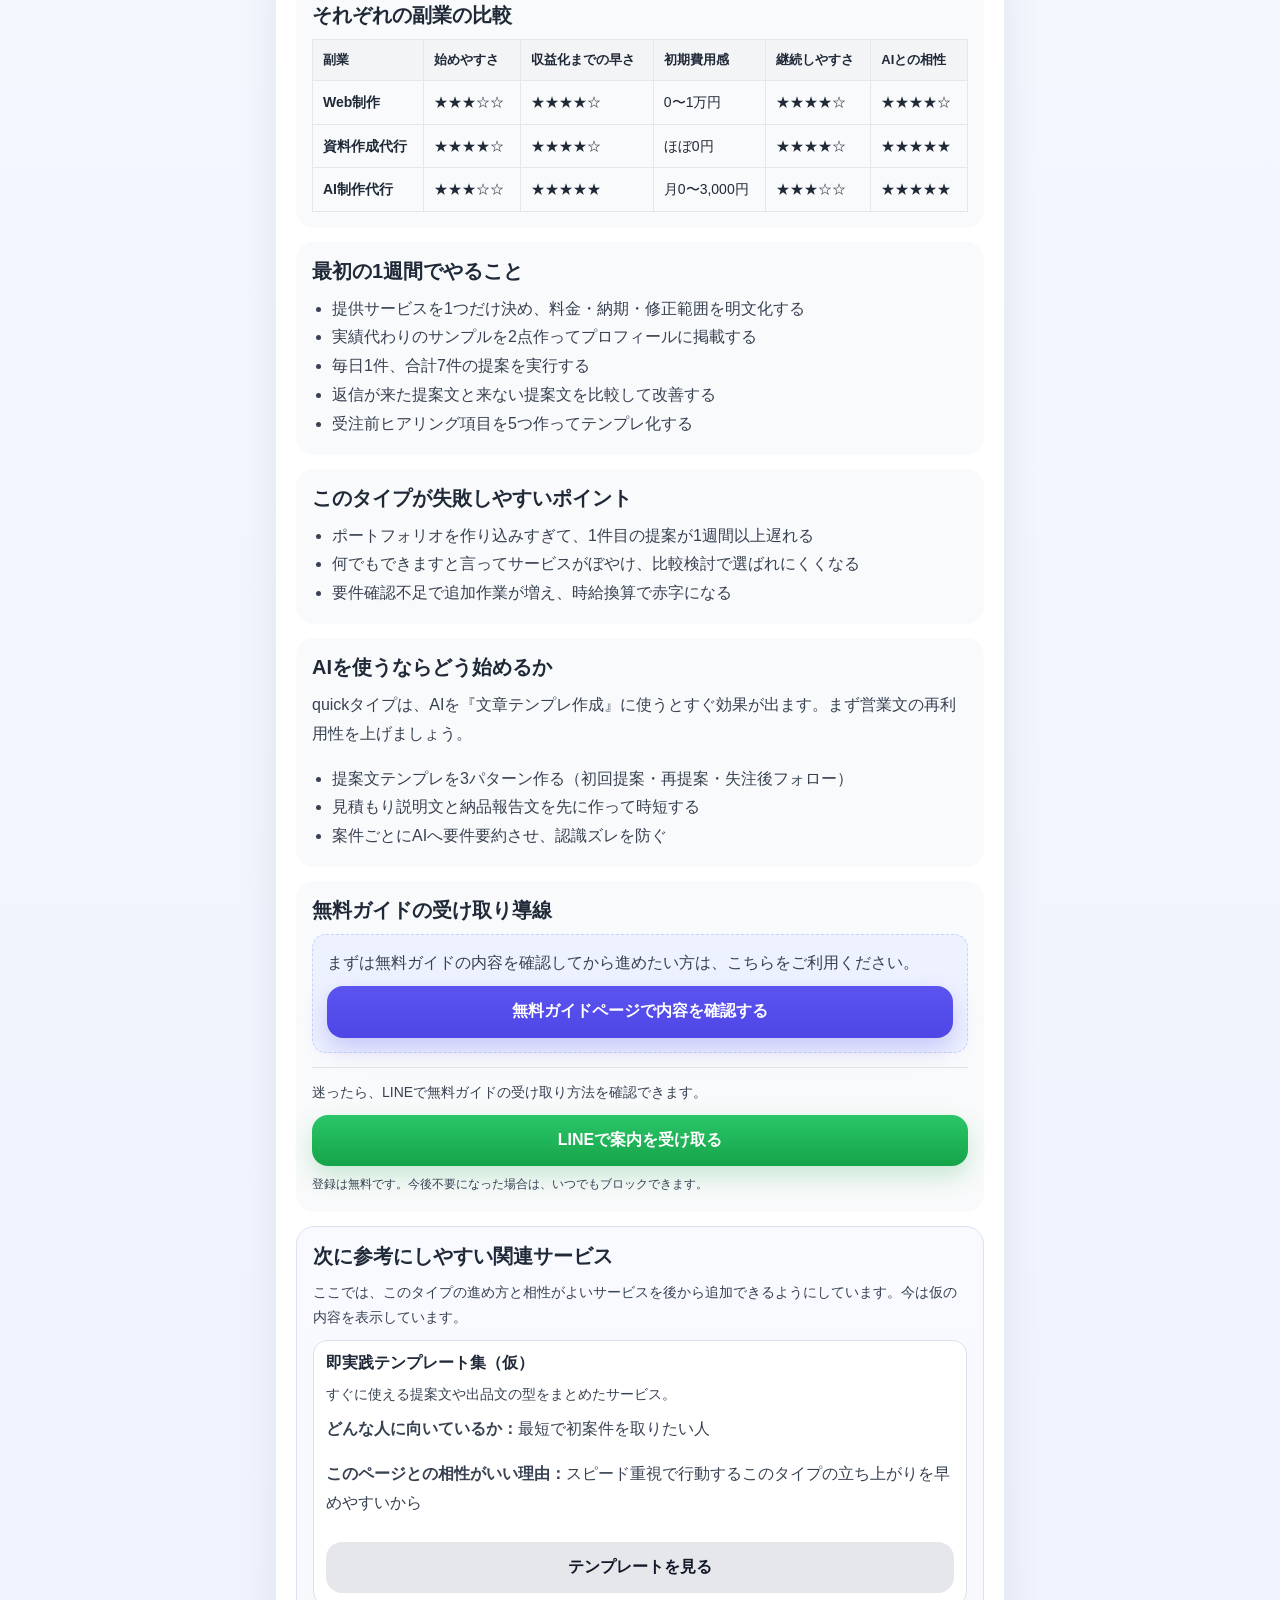
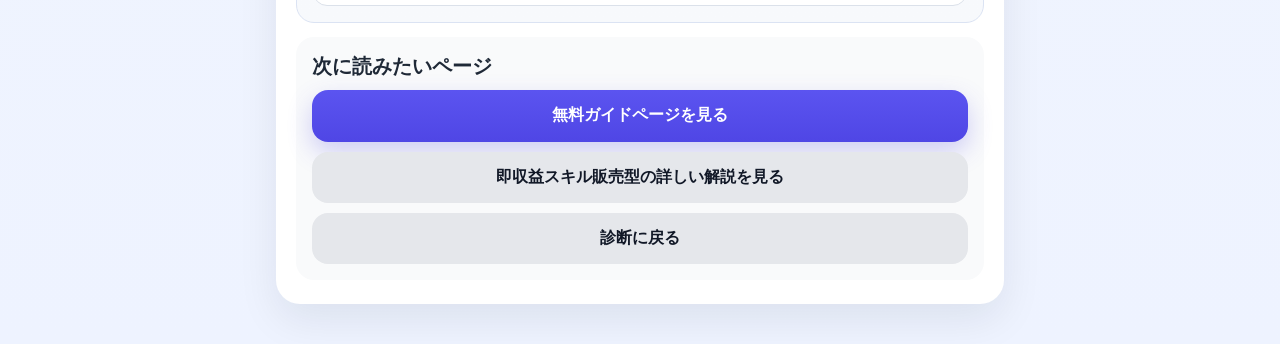
<file: quick-recommend.html>
<!DOCTYPE html>
<html lang="ja">
<head>
  <meta charset="UTF-8" />
  <meta name="viewport" content="width=device-width, initial-scale=1.0" />
  <title>おすすめ副業3選 | 副業タイプ診断</title>
  <meta name="description" content="副業タイプ診断のタイプ別おすすめ副業3選ページです。比較表と最初の行動まで確認できます。" />
  <link rel="stylesheet" href="style.css" />
</head>
<body>
  <main class="app">
    <section class="screen active">
      <div class="card" id="recommend-page" data-type="quick">
        <header class="page-header">
          <p id="recommend-eyebrow" class="eyebrow"></p>
          <h1 id="recommend-title" class="page-title"></h1>
          <p id="recommend-intro" class="page-intro"></p>
        </header>

        <div class="content-stack">
          <article class="content-card">
            <h2>このタイプにこの副業が向いている理由</h2>
            <p id="recommend-reason"></p>
          </article>

          <article class="content-card">
            <h2>おすすめ副業3選</h2>
            <div id="recommend-jobs" class="recommend-jobs"></div>
          </article>

          <article class="content-card">
            <h2>それぞれの副業の比較</h2>
            <div class="table-wrap">
              <table class="recommend-table">
                <thead>
                  <tr>
                    <th scope="col">副業</th>
                    <th scope="col">始めやすさ</th>
                    <th scope="col">収益化までの早さ</th>
                    <th scope="col">初期費用感</th>
                    <th scope="col">継続しやすさ</th>
                    <th scope="col">AIとの相性</th>
                  </tr>
                </thead>
                <tbody id="recommend-table-body"></tbody>
              </table>
            </div>
          </article>

          <article class="content-card">
            <h2>最初の1週間でやること</h2>
            <ul id="recommend-week"></ul>
          </article>

          <article class="content-card">
            <h2>このタイプが失敗しやすいポイント</h2>
            <ul id="recommend-mistakes"></ul>
          </article>

          <article class="content-card">
            <h2>AIを使うならどう始めるか</h2>
            <p id="recommend-ai"></p>
            <ul id="recommend-ai-steps"></ul>
          </article>

          <article class="content-card">
            <h2>無料ガイドの受け取り導線</h2>
            <div id="guide-cta" class="guide-placeholder">
              <p>まずは無料ガイドの内容を確認してから進めたい方は、こちらをご利用ください。</p>
              <div class="page-actions">
                <a class="primary-button" href="free-guide.html?from=quick">無料ガイドページで内容を確認する</a>
              </div>
            </div>
            <div class="line-sub-cta" aria-label="LINEでの受け取り案内">
              <p class="line-sub-cta-text">迷ったら、LINEで無料ガイドの受け取り方法を確認できます。</p>
              <a class="secondary-button line-button line-sub-button" data-line-link href="https://example.com/line">LINEで案内を受け取る</a>
              <p class="line-sub-cta-note">登録は無料です。今後不要になった場合は、いつでもブロックできます。</p>
            </div>
          </article>

          <article class="content-card affiliate-section" id="affiliate-slot-recommend" data-affiliate-page="recommend">
            <h2>次に参考にしやすい関連サービス</h2>
            <p class="affiliate-intro">ここでは、このタイプの進め方と相性がよいサービスを後から追加できるようにしています。今は仮の内容を表示しています。</p>
            <div class="affiliate-note-slot" aria-live="polite"></div>
            <div class="affiliate-cards" aria-label="関連サービス紹介"></div>
          </article>

          <article class="content-card">
            <h2>次に読みたいページ</h2>
            <div class="stacked-actions page-actions">
              <a class="primary-button" href="free-guide.html?from=quick">無料ガイドページを見る</a>
              <a id="recommend-detail-link" class="secondary-button" href="#">このタイプの詳しい解説を見る</a>
              <a class="secondary-button" href="index.html">診断に戻る</a>
            </div>
          </article>
        </div>
      </div>
    </section>
  </main>

  <script src="data.js"></script>
  <script src="line-config.js"></script>
  <script src="recommend.js"></script>
  <script src="affiliate-slots.js"></script>
</body>
</html>
</file>
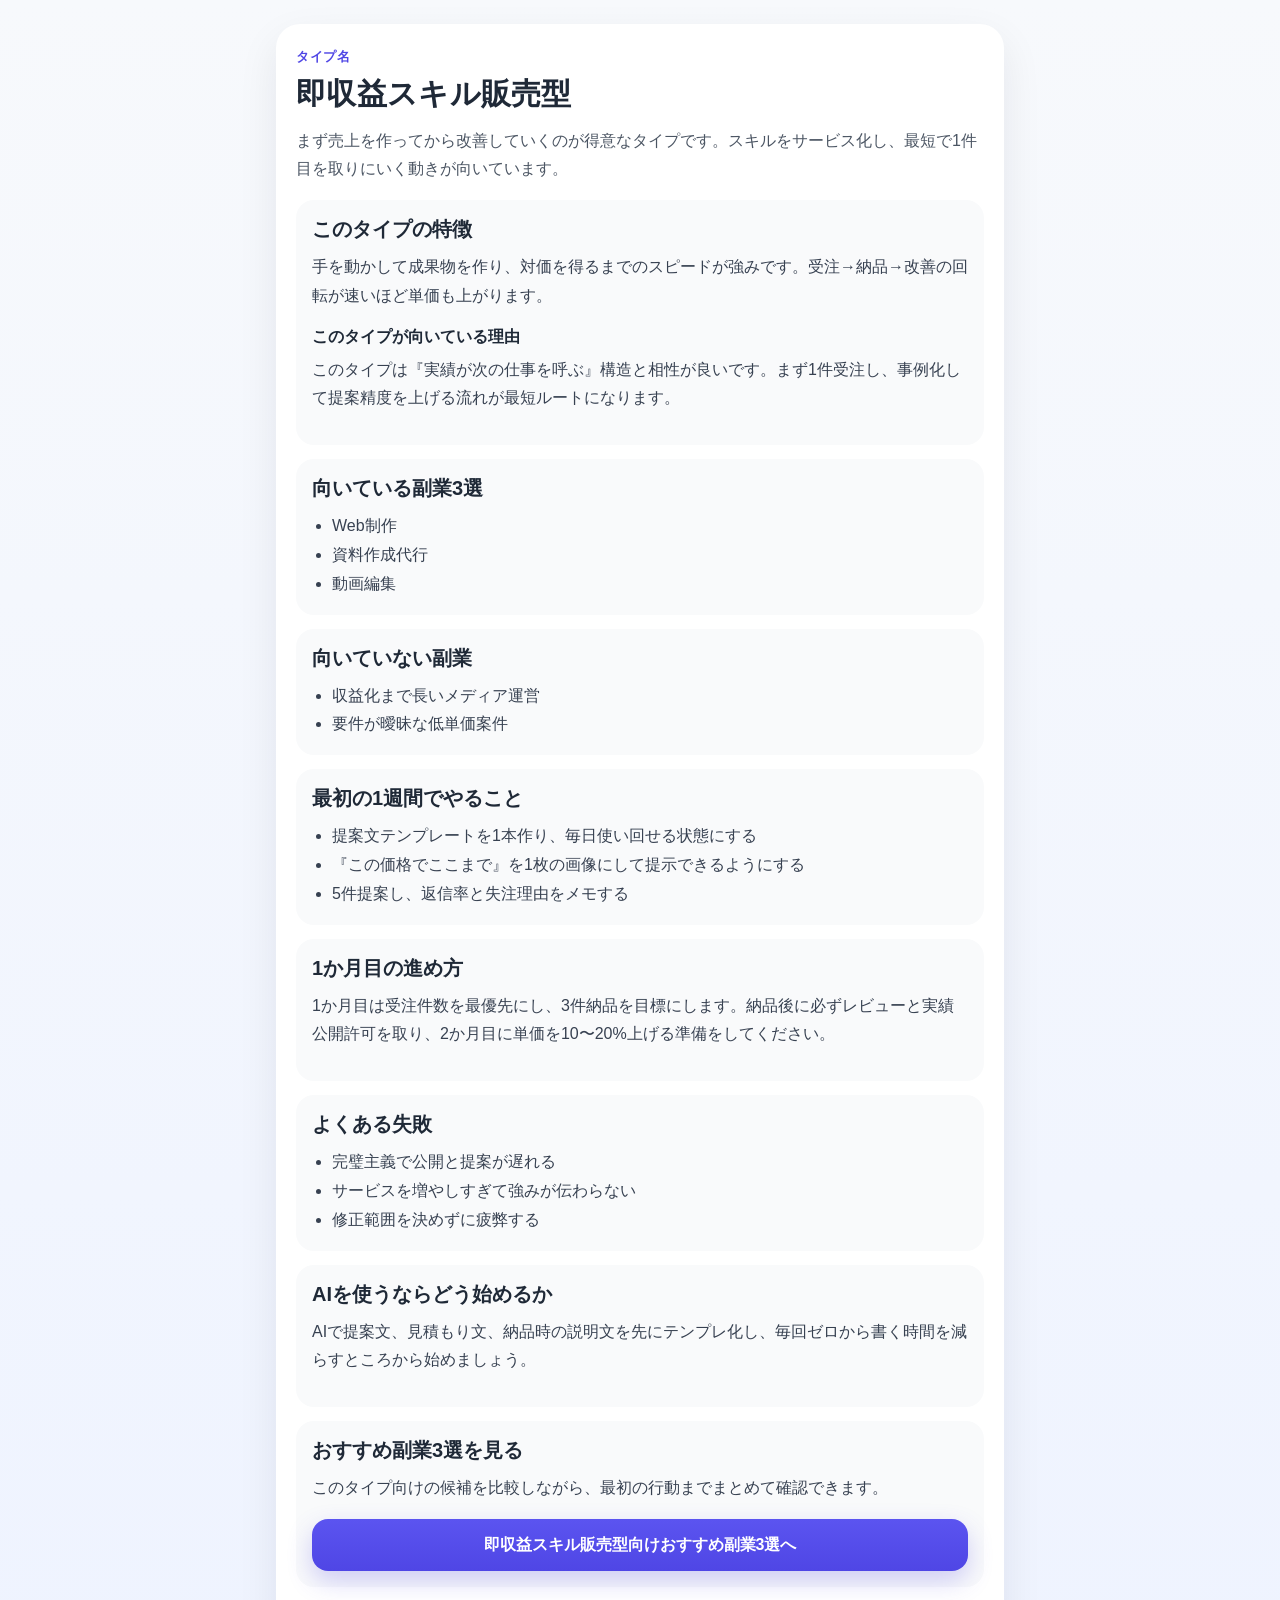
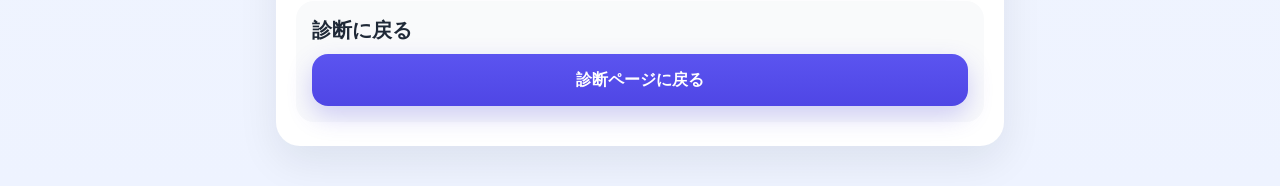
<file: quick.html>
<!DOCTYPE html>
<html lang="ja">
<head>
  <meta charset="UTF-8" />
  <meta name="viewport" content="width=device-width, initial-scale=1.0" />
  <title>副業タイプ診断 詳細ページ</title>
  <meta name="description" content="副業タイプ診断の詳細ページです。タイプごとの特徴、向いている副業、進め方を確認できます。" />
  <link rel="stylesheet" href="style.css" />
</head>
<body>
  <main class="app">
    <section class="screen active">
      <div class="card" id="detail-page" data-type="quick">
        <header class="page-header">
          <p id="detail-eyebrow" class="eyebrow"></p>
          <h1 id="detail-title" class="page-title"></h1>
          <p id="detail-summary" class="page-intro"></p>
        </header>

        <div class="content-stack">
          <article class="content-card">
            <h2>このタイプの特徴</h2>
            <p id="detail-features"></p>
            <h3>このタイプが向いている理由</h3>
            <p id="detail-reason"></p>
          </article>

          <article class="content-card">
            <h2>向いている副業3選</h2>
            <ul id="detail-goodfits"></ul>
          </article>

          <article class="content-card">
            <h2>向いていない副業</h2>
            <ul id="detail-badfits"></ul>
          </article>

          <article class="content-card">
            <h2>最初の1週間でやること</h2>
            <ul id="detail-week"></ul>
          </article>

          <article class="content-card">
            <h2>1か月目の進め方</h2>
            <p id="detail-month"></p>
          </article>

          <article class="content-card">
            <h2>よくある失敗</h2>
            <ul id="detail-mistakes"></ul>
          </article>

          <article class="content-card">
            <h2>AIを使うならどう始めるか</h2>
            <p id="detail-ai-start"></p>
          </article>

          <article class="content-card">
            <h2>診断に戻る</h2>
            <div class="page-actions">
              <a class="primary-button" href="index.html">診断ページに戻る</a>
            </div>
          </article>
        </div>
      </div>
    </section>
  </main>

  <script src="data.js"></script>
  <script src="detail.js"></script>
</body>
</html>
</file>
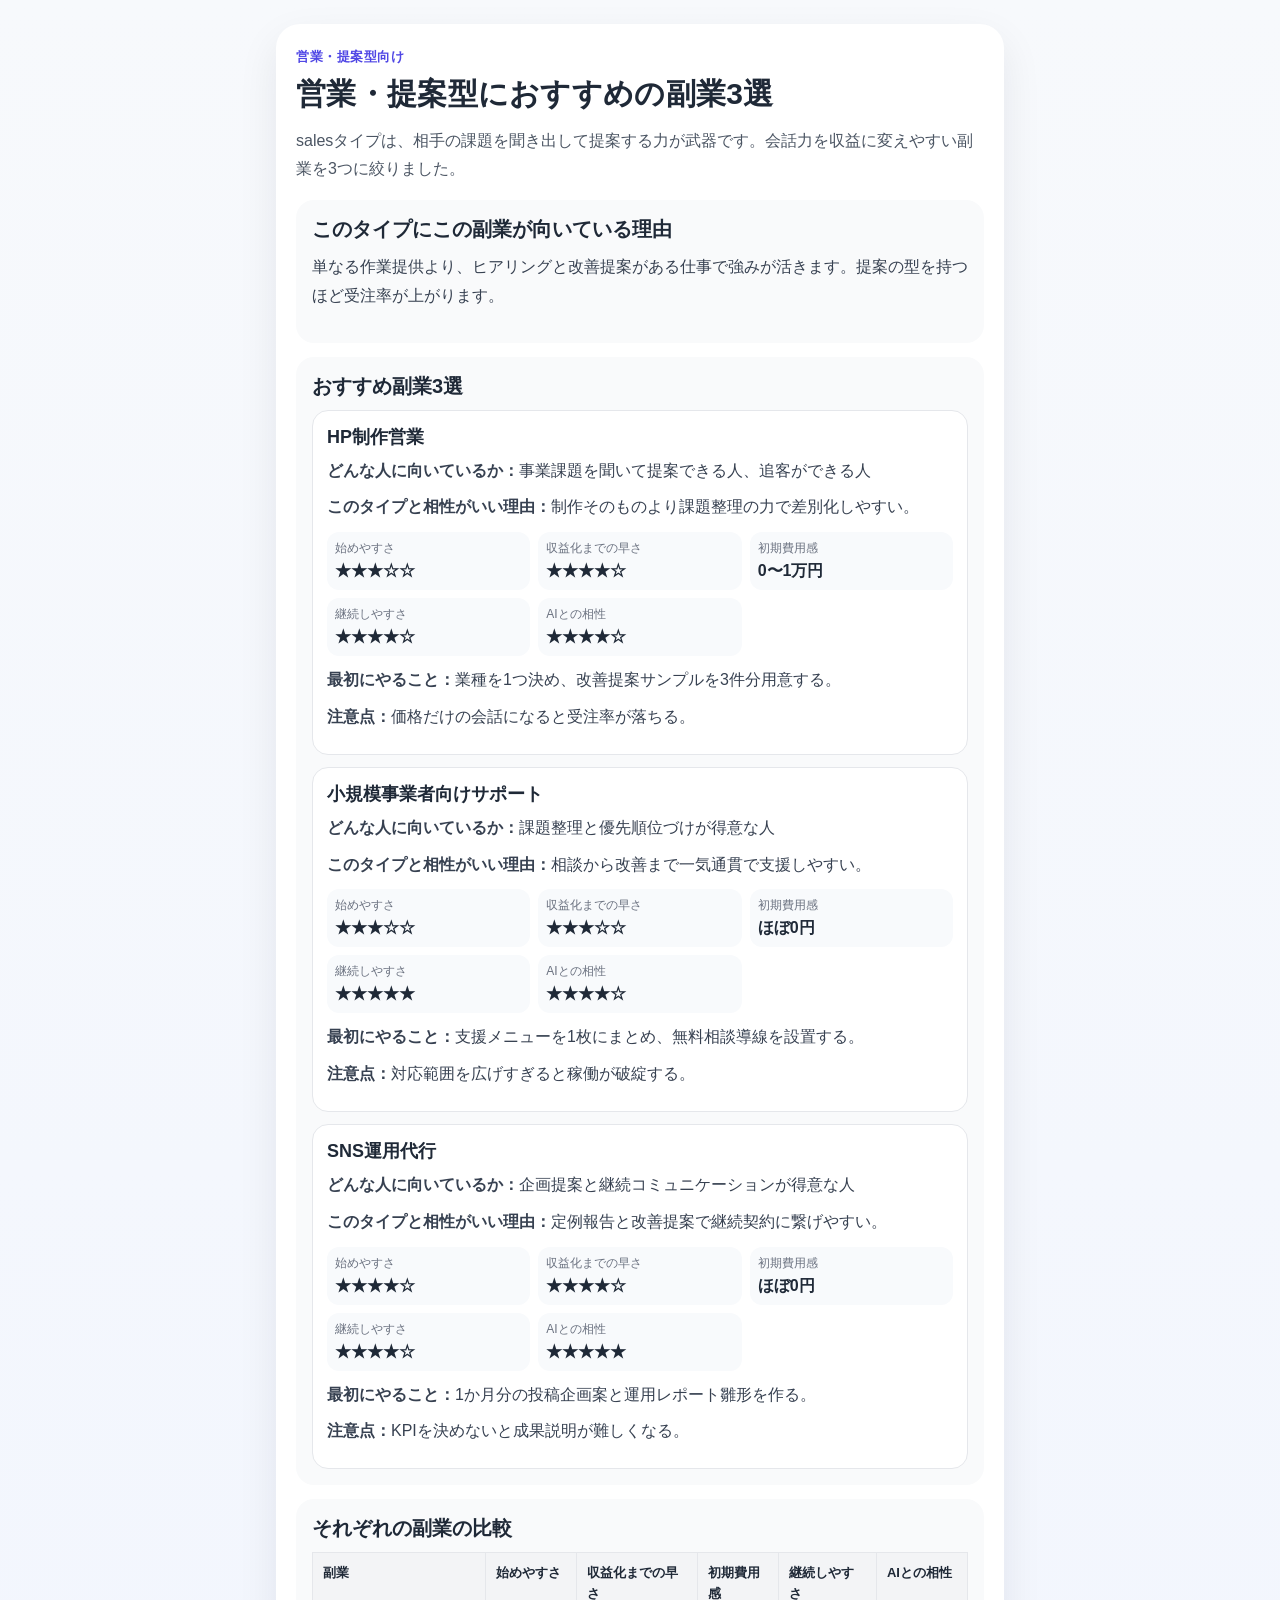
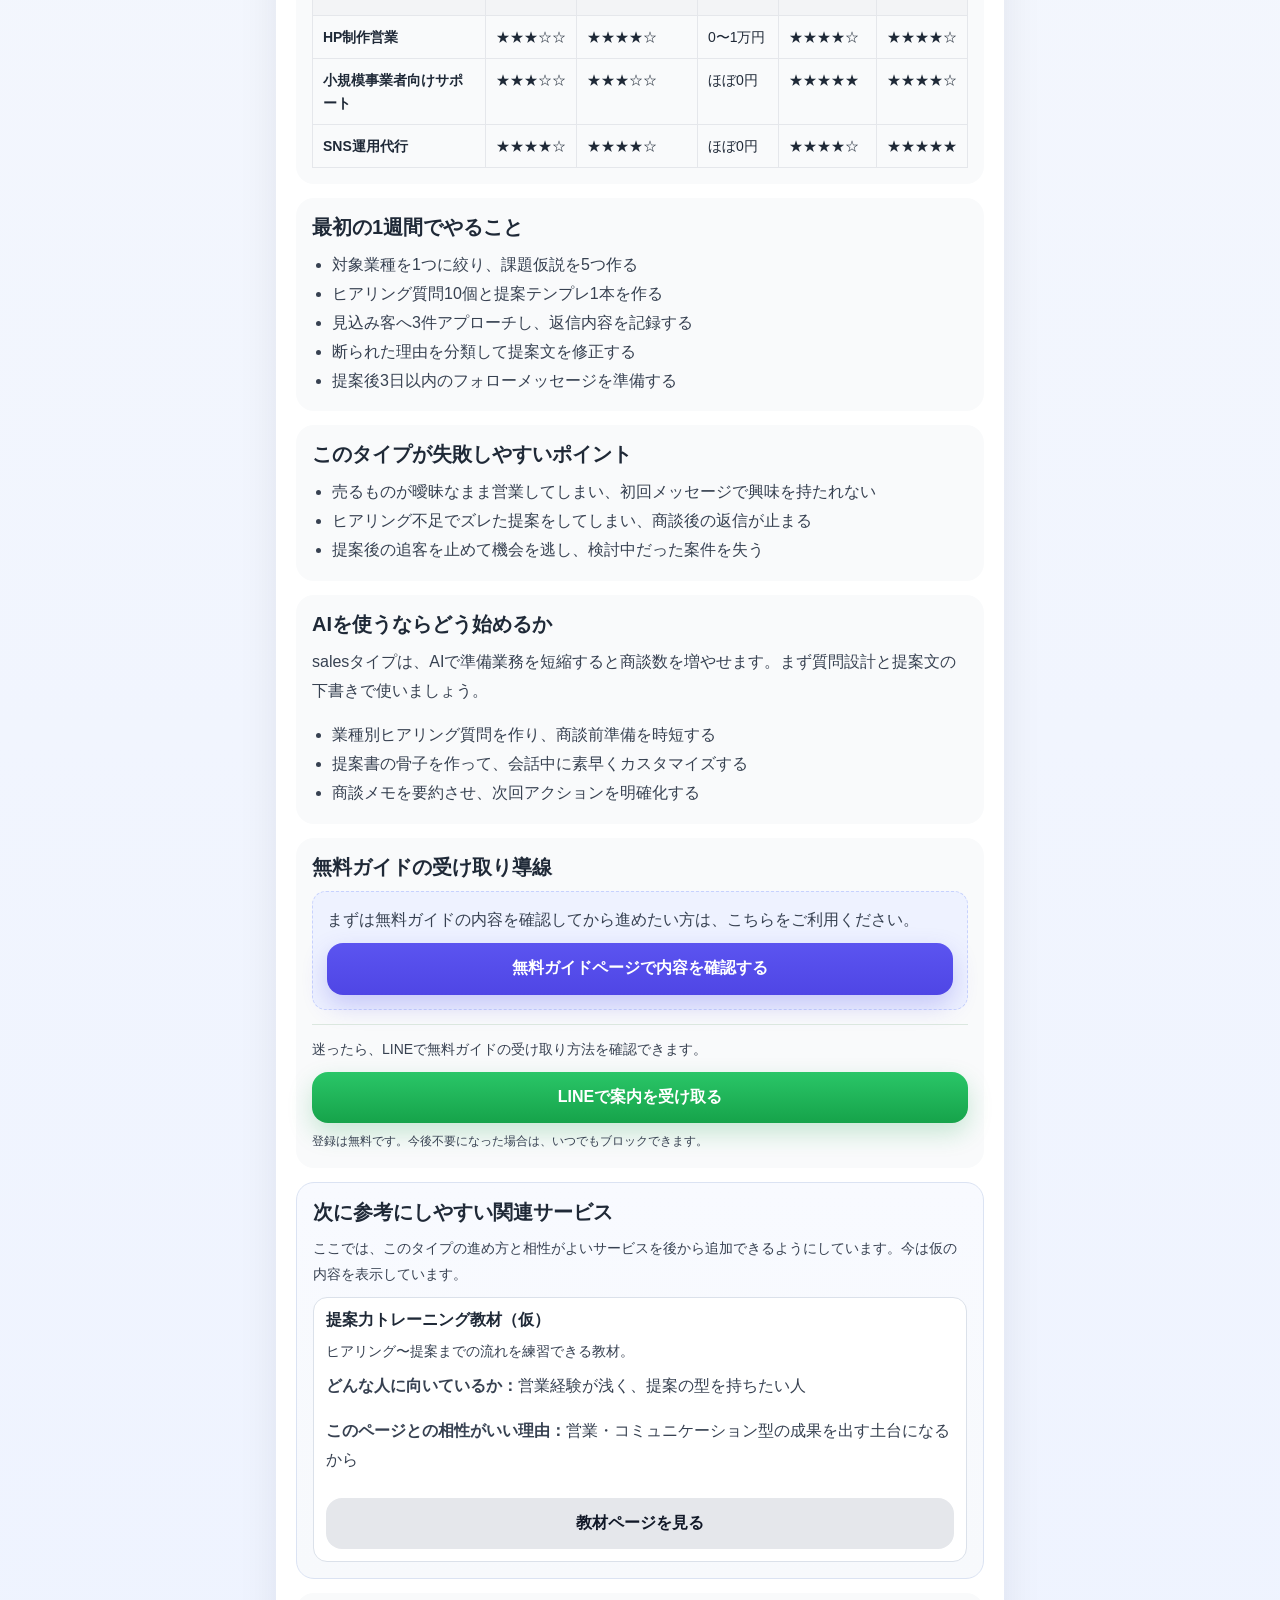
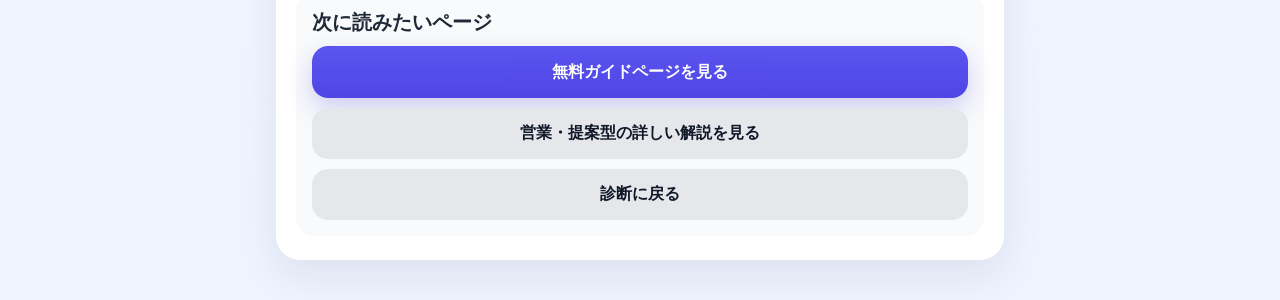
<file: sales-recommend.html>
<!DOCTYPE html>
<html lang="ja">
<head>
  <meta charset="UTF-8" />
  <meta name="viewport" content="width=device-width, initial-scale=1.0" />
  <title>おすすめ副業3選 | 副業タイプ診断</title>
  <meta name="description" content="副業タイプ診断のタイプ別おすすめ副業3選ページです。比較表と最初の行動まで確認できます。" />
  <link rel="stylesheet" href="style.css" />
</head>
<body>
  <main class="app">
    <section class="screen active">
      <div class="card" id="recommend-page" data-type="sales">
        <header class="page-header">
          <p id="recommend-eyebrow" class="eyebrow"></p>
          <h1 id="recommend-title" class="page-title"></h1>
          <p id="recommend-intro" class="page-intro"></p>
        </header>

        <div class="content-stack">
          <article class="content-card">
            <h2>このタイプにこの副業が向いている理由</h2>
            <p id="recommend-reason"></p>
          </article>

          <article class="content-card">
            <h2>おすすめ副業3選</h2>
            <div id="recommend-jobs" class="recommend-jobs"></div>
          </article>

          <article class="content-card">
            <h2>それぞれの副業の比較</h2>
            <div class="table-wrap">
              <table class="recommend-table">
                <thead>
                  <tr>
                    <th scope="col">副業</th>
                    <th scope="col">始めやすさ</th>
                    <th scope="col">収益化までの早さ</th>
                    <th scope="col">初期費用感</th>
                    <th scope="col">継続しやすさ</th>
                    <th scope="col">AIとの相性</th>
                  </tr>
                </thead>
                <tbody id="recommend-table-body"></tbody>
              </table>
            </div>
          </article>

          <article class="content-card">
            <h2>最初の1週間でやること</h2>
            <ul id="recommend-week"></ul>
          </article>

          <article class="content-card">
            <h2>このタイプが失敗しやすいポイント</h2>
            <ul id="recommend-mistakes"></ul>
          </article>

          <article class="content-card">
            <h2>AIを使うならどう始めるか</h2>
            <p id="recommend-ai"></p>
            <ul id="recommend-ai-steps"></ul>
          </article>

          <article class="content-card">
            <h2>無料ガイドの受け取り導線</h2>
            <div id="guide-cta" class="guide-placeholder">
              <p>まずは無料ガイドの内容を確認してから進めたい方は、こちらをご利用ください。</p>
              <div class="page-actions">
                <a class="primary-button" href="free-guide.html?from=sales">無料ガイドページで内容を確認する</a>
              </div>
            </div>
            <div class="line-sub-cta" aria-label="LINEでの受け取り案内">
              <p class="line-sub-cta-text">迷ったら、LINEで無料ガイドの受け取り方法を確認できます。</p>
              <a class="secondary-button line-button line-sub-button" data-line-link href="https://example.com/line">LINEで案内を受け取る</a>
              <p class="line-sub-cta-note">登録は無料です。今後不要になった場合は、いつでもブロックできます。</p>
            </div>
          </article>

          <article class="content-card affiliate-section" id="affiliate-slot-recommend" data-affiliate-page="recommend">
            <h2>次に参考にしやすい関連サービス</h2>
            <p class="affiliate-intro">ここでは、このタイプの進め方と相性がよいサービスを後から追加できるようにしています。今は仮の内容を表示しています。</p>
            <div class="affiliate-note-slot" aria-live="polite"></div>
            <div class="affiliate-cards" aria-label="関連サービス紹介"></div>
          </article>

          <article class="content-card">
            <h2>次に読みたいページ</h2>
            <div class="stacked-actions page-actions">
              <a class="primary-button" href="free-guide.html?from=sales">無料ガイドページを見る</a>
              <a id="recommend-detail-link" class="secondary-button" href="#">このタイプの詳しい解説を見る</a>
              <a class="secondary-button" href="index.html">診断に戻る</a>
            </div>
          </article>
        </div>
      </div>
    </section>
  </main>

  <script src="data.js"></script>
  <script src="line-config.js"></script>
  <script src="recommend.js"></script>
  <script src="affiliate-slots.js"></script>
</body>
</html>
</file>
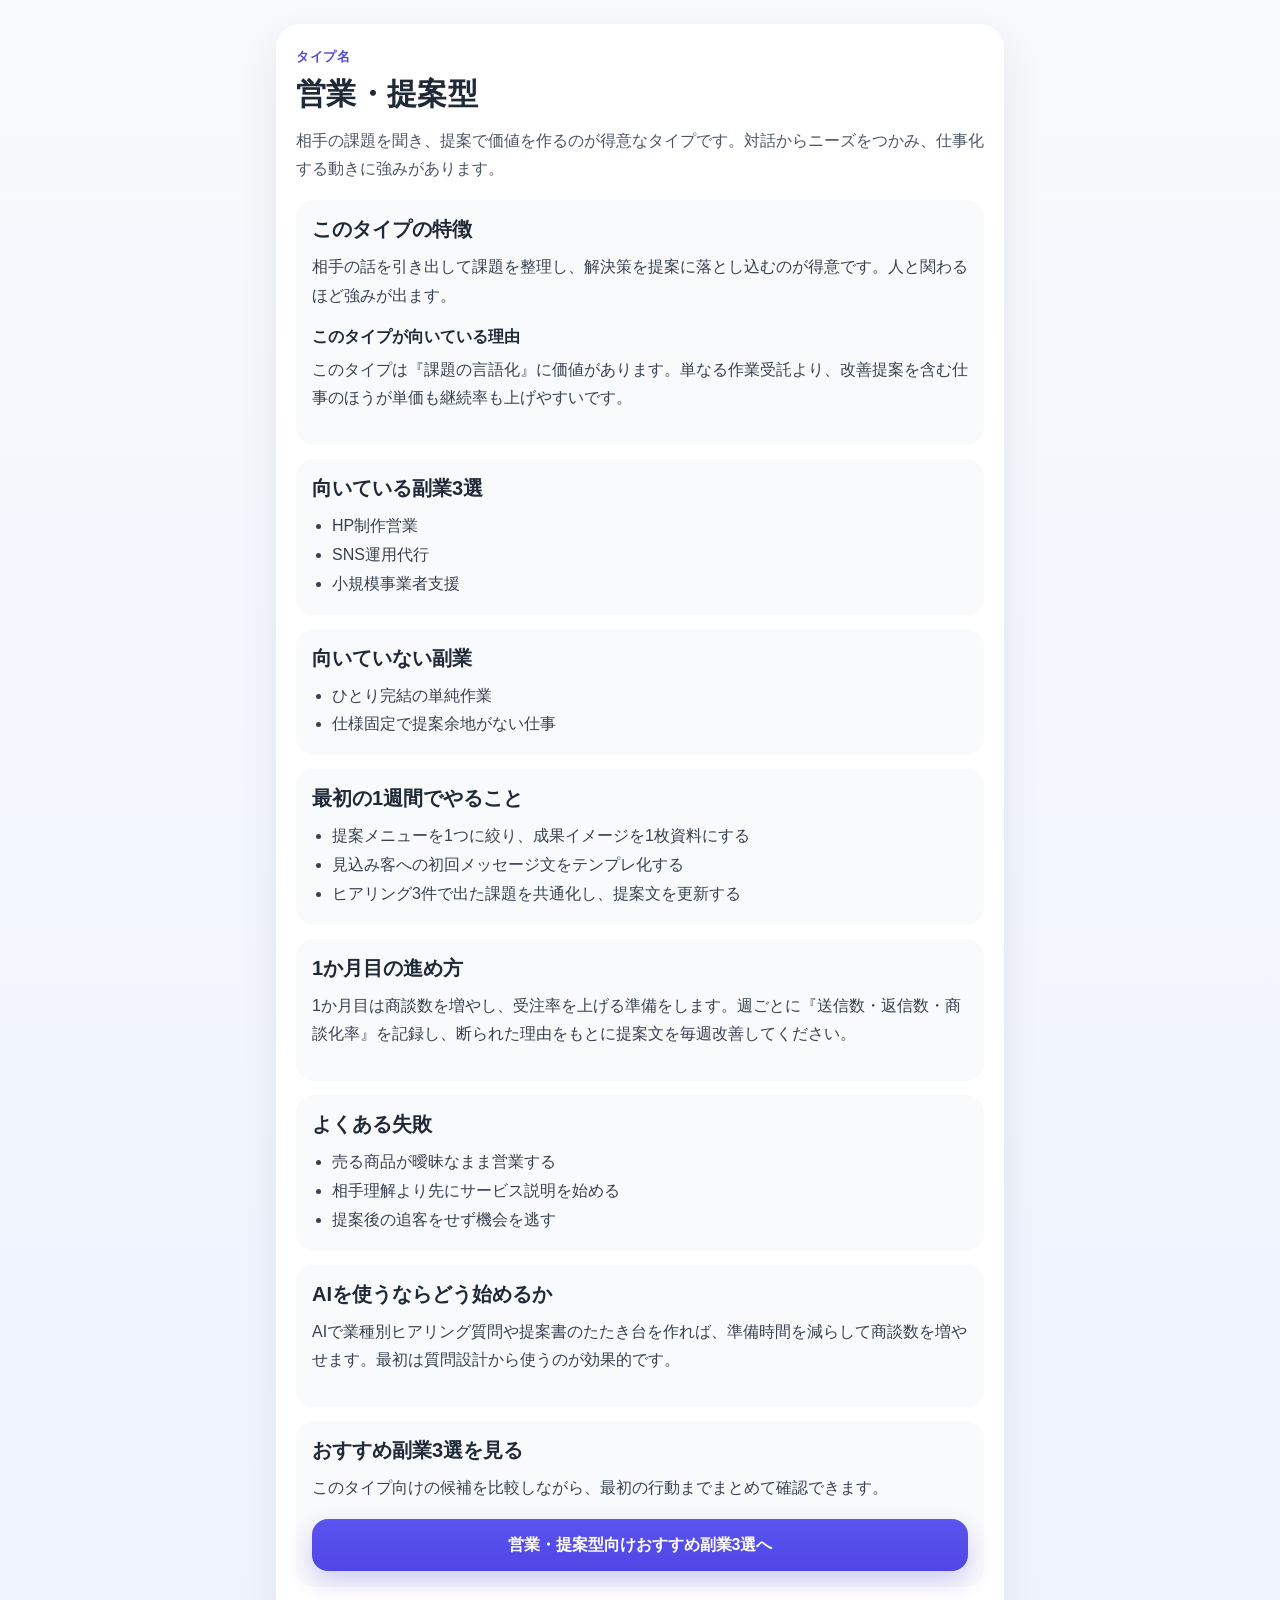
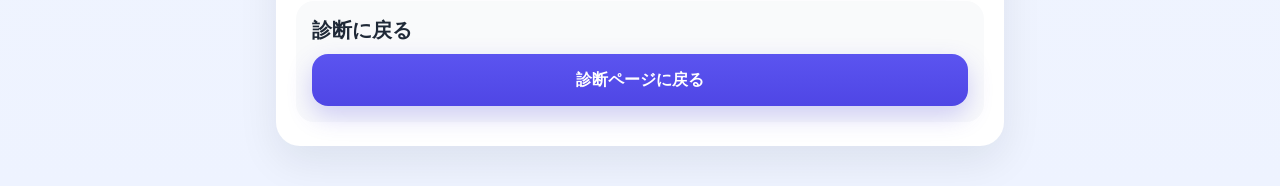
<file: sales.html>
<!DOCTYPE html>
<html lang="ja">
<head>
  <meta charset="UTF-8" />
  <meta name="viewport" content="width=device-width, initial-scale=1.0" />
  <title>副業タイプ診断 詳細ページ</title>
  <meta name="description" content="副業タイプ診断の詳細ページです。タイプごとの特徴、向いている副業、進め方を確認できます。" />
  <link rel="stylesheet" href="style.css" />
</head>
<body>
  <main class="app">
    <section class="screen active">
      <div class="card" id="detail-page" data-type="sales">
        <header class="page-header">
          <p id="detail-eyebrow" class="eyebrow"></p>
          <h1 id="detail-title" class="page-title"></h1>
          <p id="detail-summary" class="page-intro"></p>
        </header>

        <div class="content-stack">
          <article class="content-card">
            <h2>このタイプの特徴</h2>
            <p id="detail-features"></p>
            <h3>このタイプが向いている理由</h3>
            <p id="detail-reason"></p>
          </article>

          <article class="content-card">
            <h2>向いている副業3選</h2>
            <ul id="detail-goodfits"></ul>
          </article>

          <article class="content-card">
            <h2>向いていない副業</h2>
            <ul id="detail-badfits"></ul>
          </article>

          <article class="content-card">
            <h2>最初の1週間でやること</h2>
            <ul id="detail-week"></ul>
          </article>

          <article class="content-card">
            <h2>1か月目の進め方</h2>
            <p id="detail-month"></p>
          </article>

          <article class="content-card">
            <h2>よくある失敗</h2>
            <ul id="detail-mistakes"></ul>
          </article>

          <article class="content-card">
            <h2>AIを使うならどう始めるか</h2>
            <p id="detail-ai-start"></p>
          </article>

          <article class="content-card">
            <h2>診断に戻る</h2>
            <div class="page-actions">
              <a class="primary-button" href="index.html">診断ページに戻る</a>
            </div>
          </article>
        </div>
      </div>
    </section>
  </main>

  <script src="data.js"></script>
  <script src="detail.js"></script>
</body>
</html>
</file>
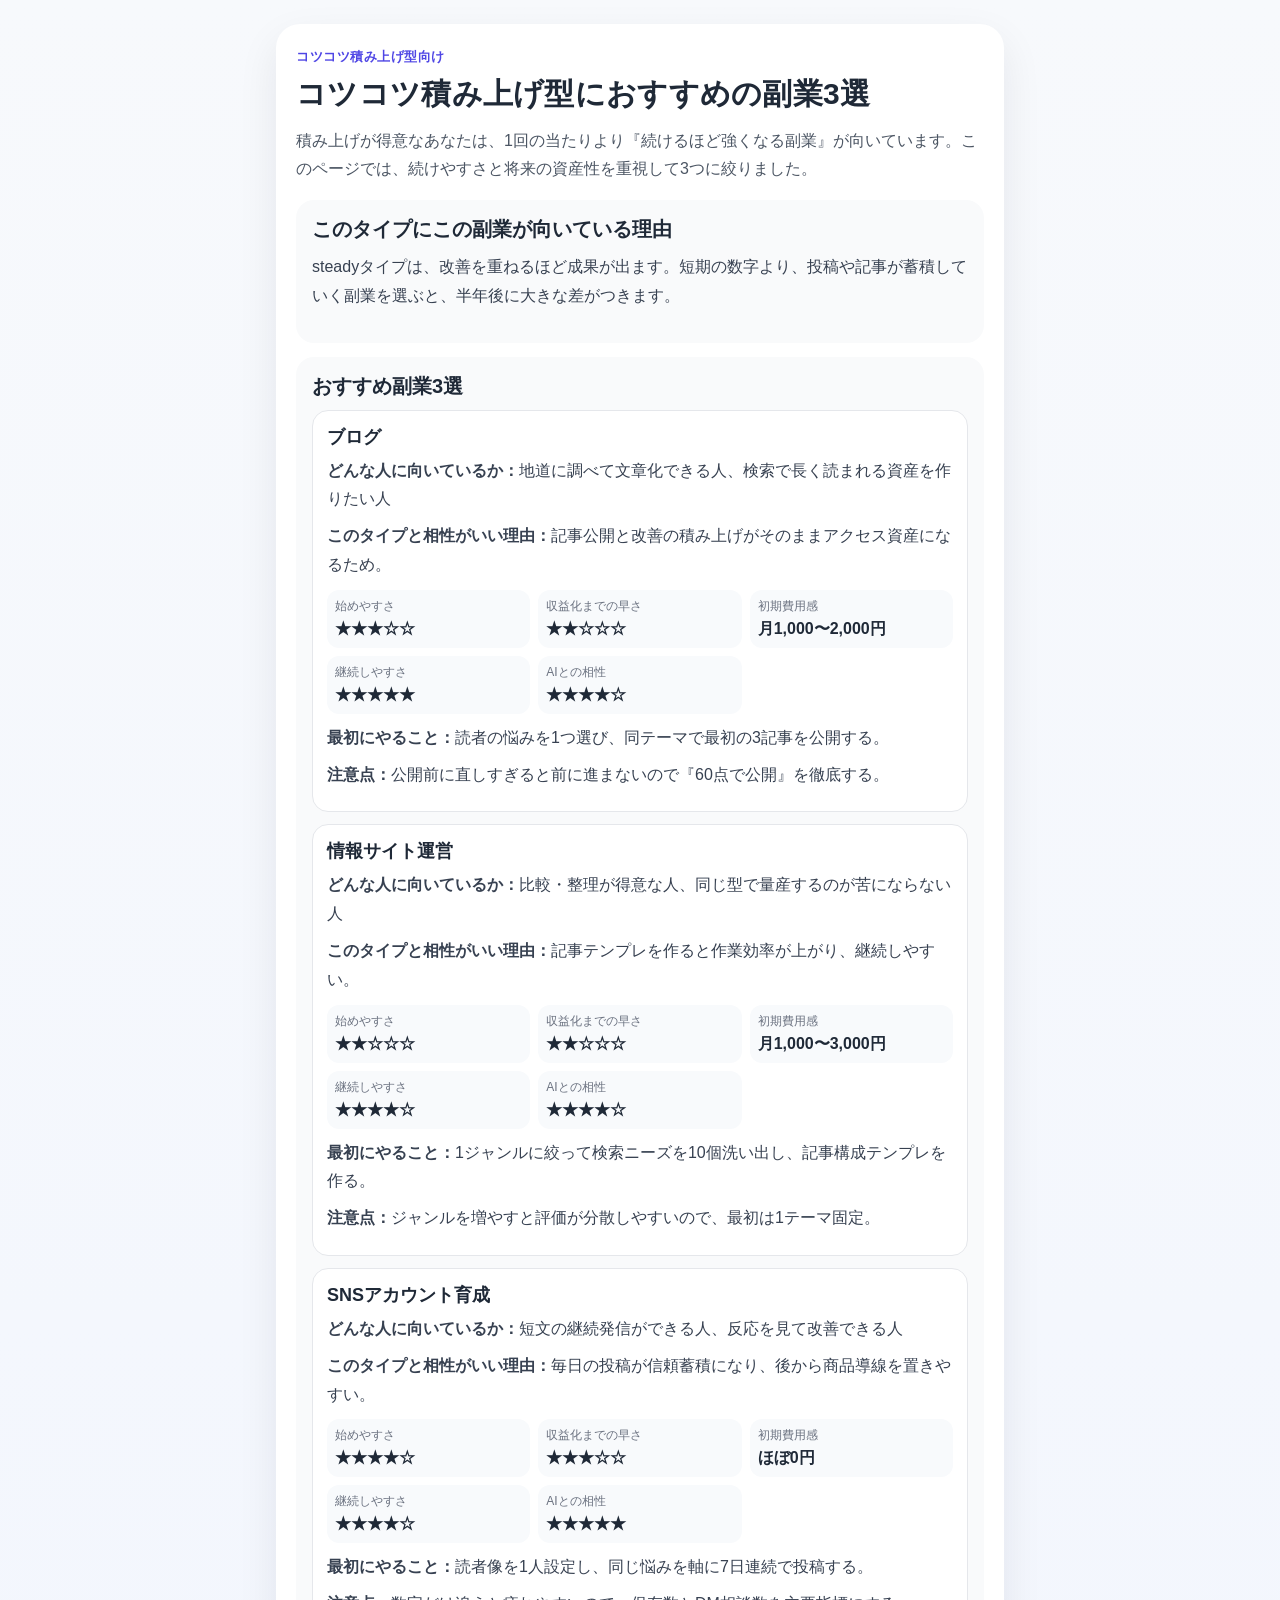
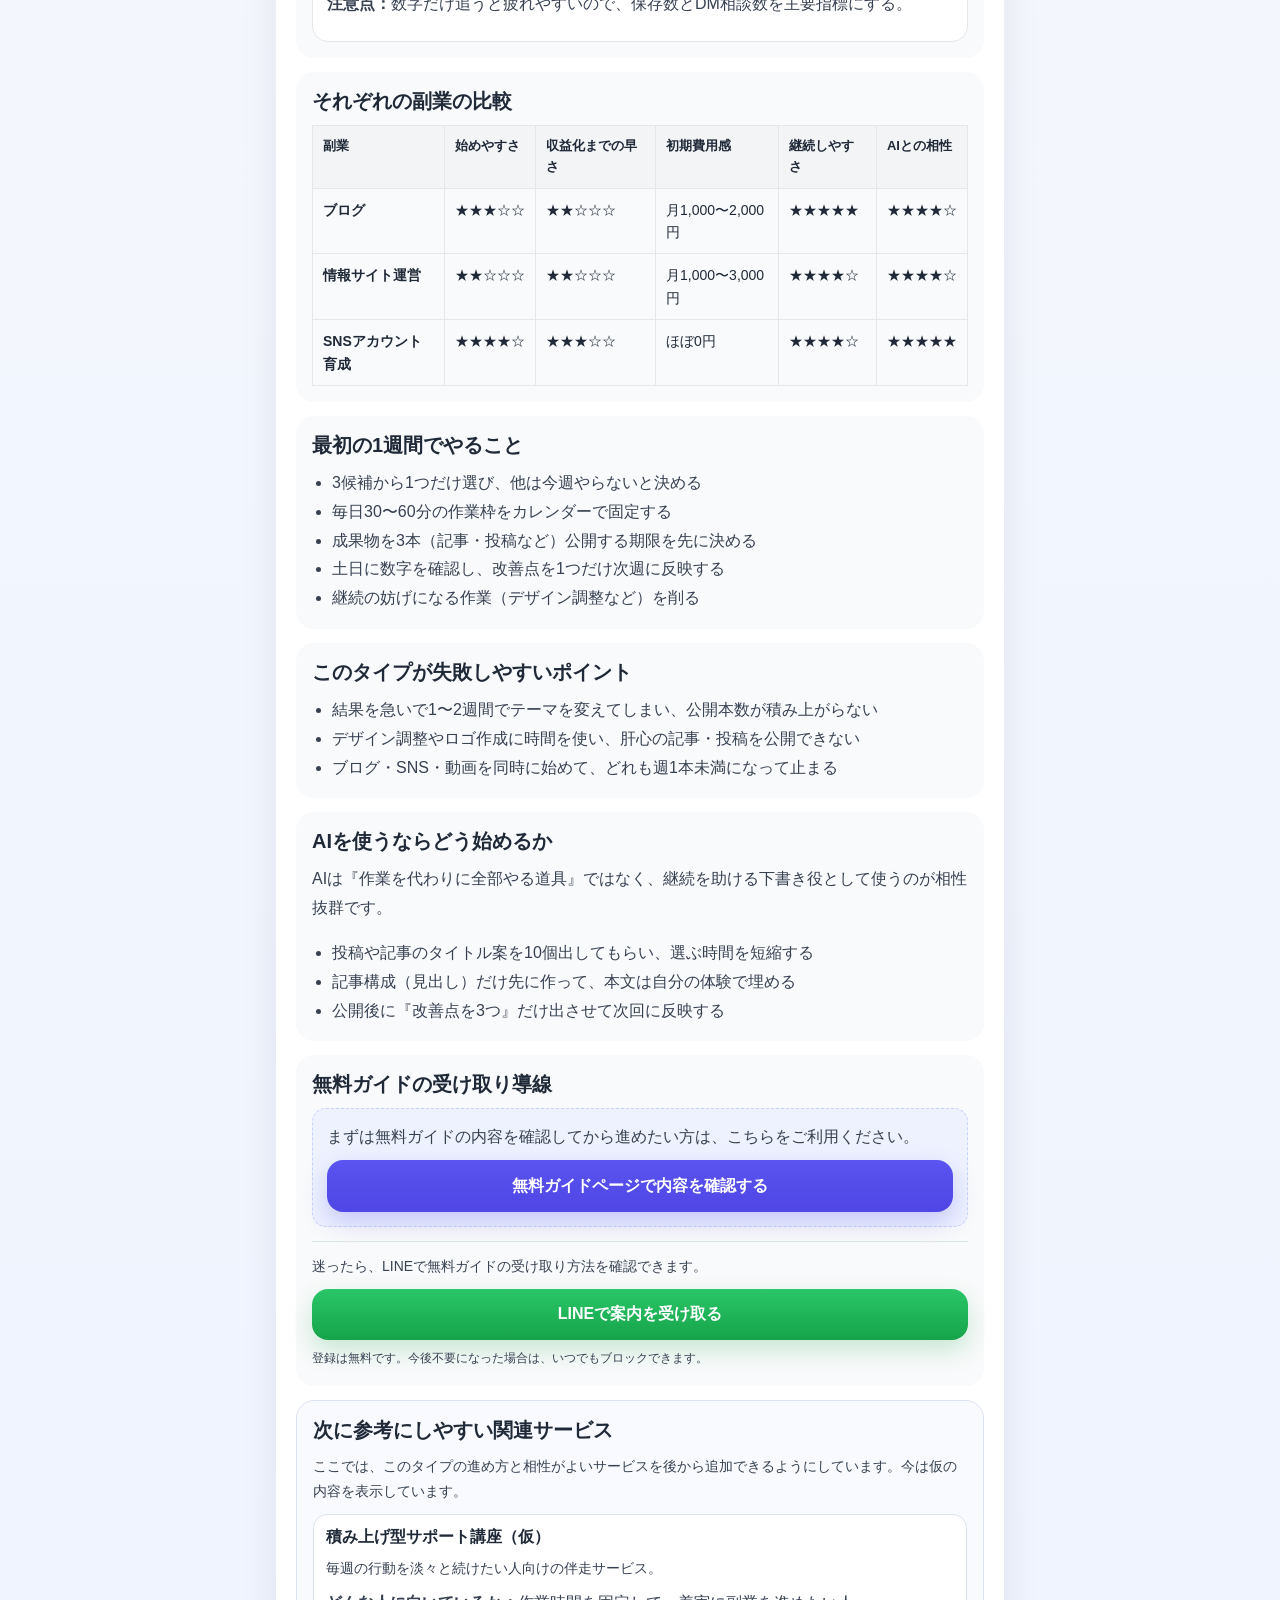
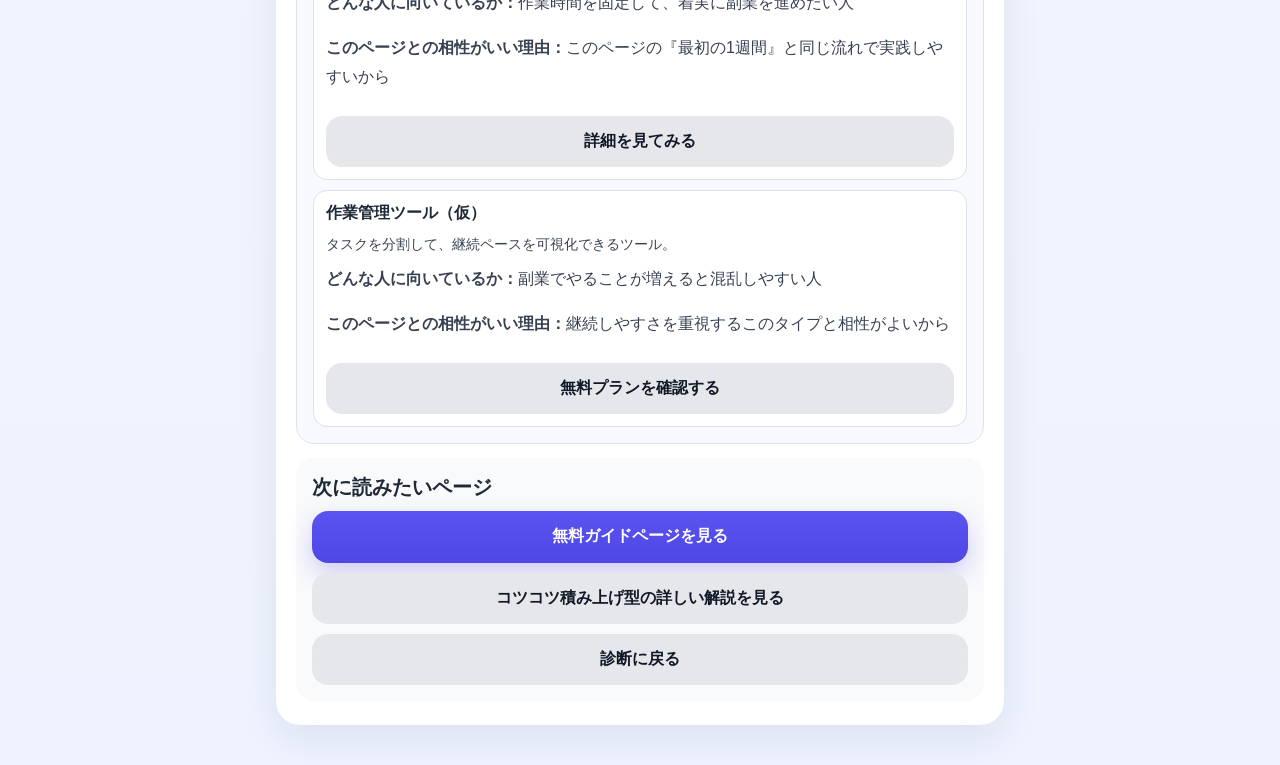
<file: steady-recommend.html>
<!DOCTYPE html>
<html lang="ja">
<head>
  <meta charset="UTF-8" />
  <meta name="viewport" content="width=device-width, initial-scale=1.0" />
  <title>おすすめ副業3選 | 副業タイプ診断</title>
  <meta name="description" content="副業タイプ診断のタイプ別おすすめ副業3選ページです。比較表と最初の行動まで確認できます。" />
  <link rel="stylesheet" href="style.css" />
</head>
<body>
  <main class="app">
    <section class="screen active">
      <div class="card" id="recommend-page" data-type="steady">
        <header class="page-header">
          <p id="recommend-eyebrow" class="eyebrow"></p>
          <h1 id="recommend-title" class="page-title"></h1>
          <p id="recommend-intro" class="page-intro"></p>
        </header>

        <div class="content-stack">
          <article class="content-card">
            <h2>このタイプにこの副業が向いている理由</h2>
            <p id="recommend-reason"></p>
          </article>

          <article class="content-card">
            <h2>おすすめ副業3選</h2>
            <div id="recommend-jobs" class="recommend-jobs"></div>
          </article>

          <article class="content-card">
            <h2>それぞれの副業の比較</h2>
            <div class="table-wrap">
              <table class="recommend-table">
                <thead>
                  <tr>
                    <th scope="col">副業</th>
                    <th scope="col">始めやすさ</th>
                    <th scope="col">収益化までの早さ</th>
                    <th scope="col">初期費用感</th>
                    <th scope="col">継続しやすさ</th>
                    <th scope="col">AIとの相性</th>
                  </tr>
                </thead>
                <tbody id="recommend-table-body"></tbody>
              </table>
            </div>
          </article>

          <article class="content-card">
            <h2>最初の1週間でやること</h2>
            <ul id="recommend-week"></ul>
          </article>

          <article class="content-card">
            <h2>このタイプが失敗しやすいポイント</h2>
            <ul id="recommend-mistakes"></ul>
          </article>

          <article class="content-card">
            <h2>AIを使うならどう始めるか</h2>
            <p id="recommend-ai"></p>
            <ul id="recommend-ai-steps"></ul>
          </article>

          <article class="content-card">
            <h2>無料ガイドの受け取り導線</h2>
            <div id="guide-cta" class="guide-placeholder">
              <p>まずは無料ガイドの内容を確認してから進めたい方は、こちらをご利用ください。</p>
              <div class="page-actions">
                <a class="primary-button" href="free-guide.html?from=steady">無料ガイドページで内容を確認する</a>
              </div>
            </div>
            <div class="line-sub-cta" aria-label="LINEでの受け取り案内">
              <p class="line-sub-cta-text">迷ったら、LINEで無料ガイドの受け取り方法を確認できます。</p>
              <a class="secondary-button line-button line-sub-button" data-line-link href="https://example.com/line">LINEで案内を受け取る</a>
              <p class="line-sub-cta-note">登録は無料です。今後不要になった場合は、いつでもブロックできます。</p>
            </div>
          </article>

          <article class="content-card affiliate-section" id="affiliate-slot-recommend" data-affiliate-page="recommend">
            <h2>次に参考にしやすい関連サービス</h2>
            <p class="affiliate-intro">ここでは、このタイプの進め方と相性がよいサービスを後から追加できるようにしています。今は仮の内容を表示しています。</p>
            <div class="affiliate-note-slot" aria-live="polite"></div>
            <div class="affiliate-cards" aria-label="関連サービス紹介"></div>
          </article>

          <article class="content-card">
            <h2>次に読みたいページ</h2>
            <div class="stacked-actions page-actions">
              <a class="primary-button" href="free-guide.html?from=steady">無料ガイドページを見る</a>
              <a id="recommend-detail-link" class="secondary-button" href="#">このタイプの詳しい解説を見る</a>
              <a class="secondary-button" href="index.html">診断に戻る</a>
            </div>
          </article>
        </div>
      </div>
    </section>
  </main>

  <script src="data.js"></script>
  <script src="line-config.js"></script>
  <script src="recommend.js"></script>
  <script src="affiliate-slots.js"></script>
</body>
</html>
</file>
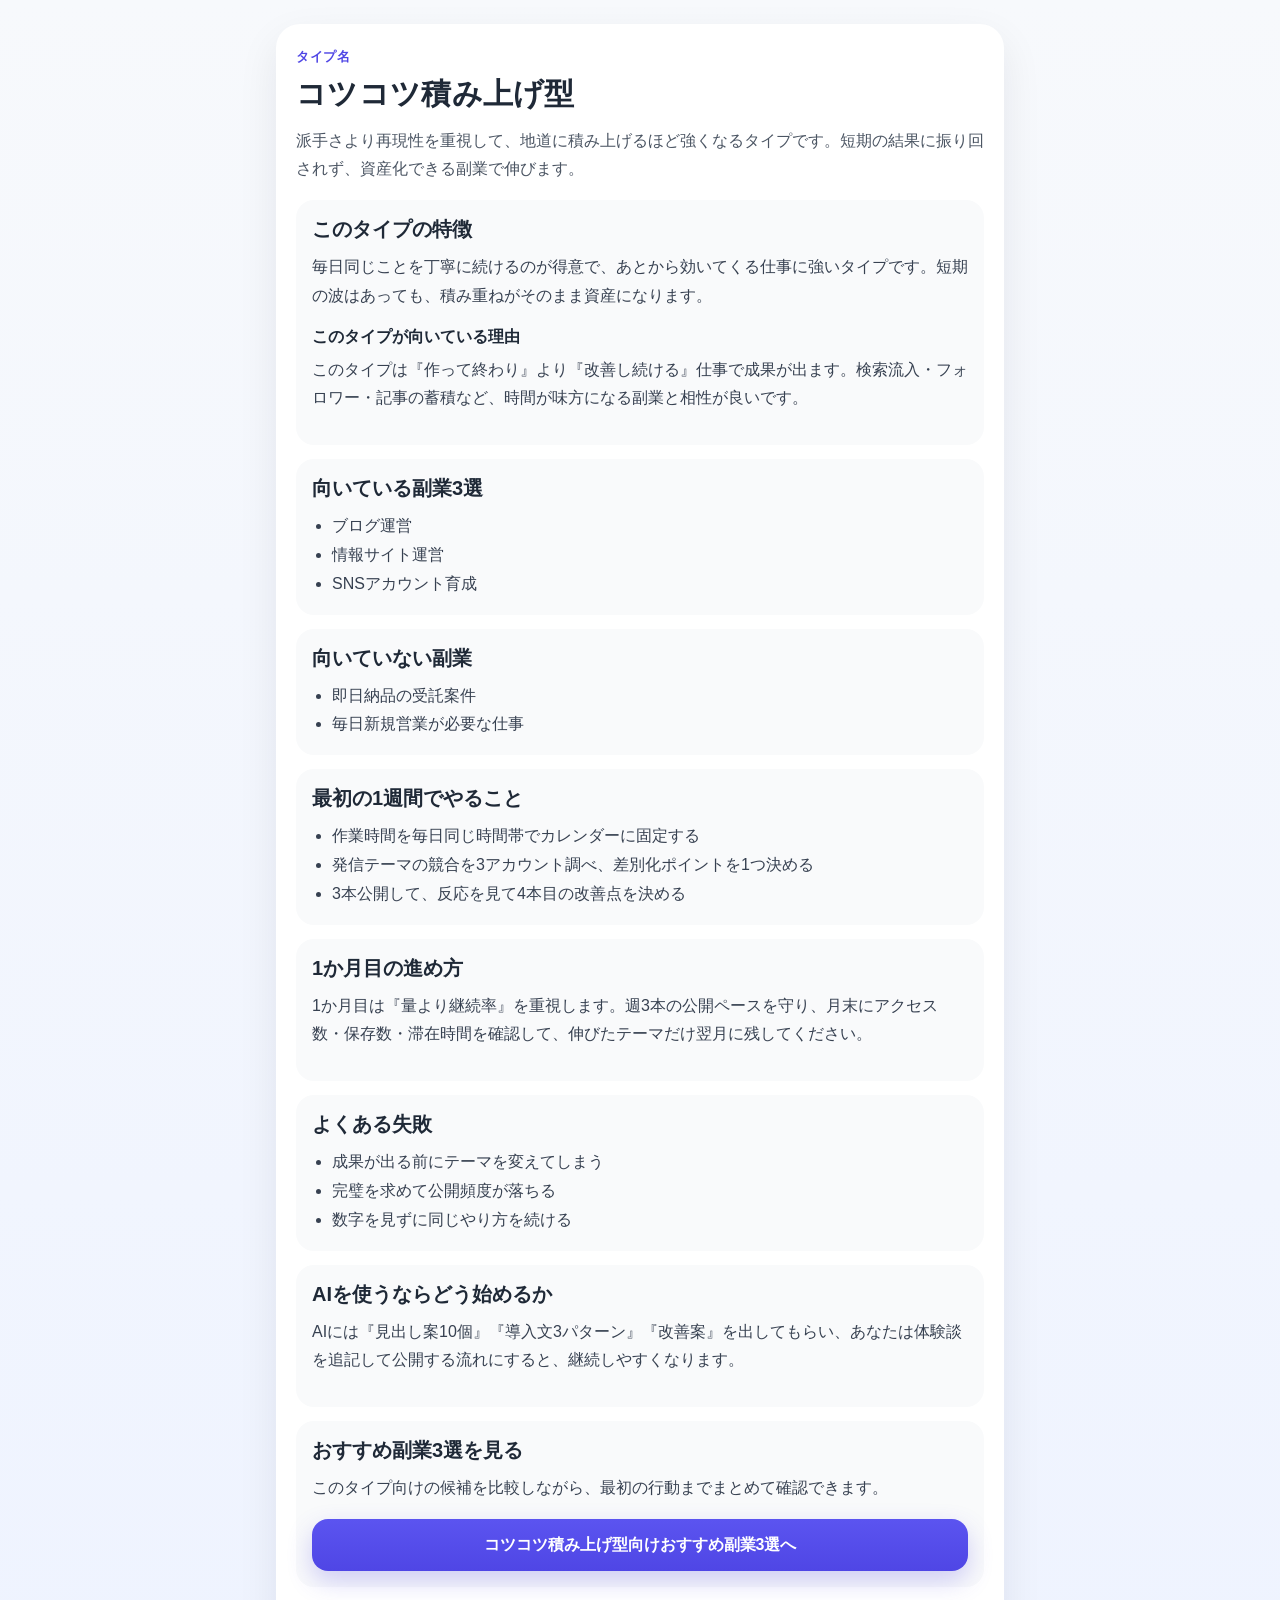
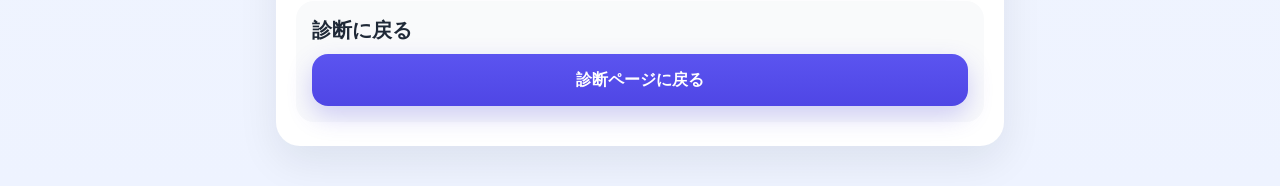
<file: steady.html>
<!DOCTYPE html>
<html lang="ja">
<head>
  <meta charset="UTF-8" />
  <meta name="viewport" content="width=device-width, initial-scale=1.0" />
  <title>副業タイプ診断 詳細ページ</title>
  <meta name="description" content="副業タイプ診断の詳細ページです。タイプごとの特徴、向いている副業、進め方を確認できます。" />
  <link rel="stylesheet" href="style.css" />
</head>
<body>
  <main class="app">
    <section class="screen active">
      <div class="card" id="detail-page" data-type="steady">
        <header class="page-header">
          <p id="detail-eyebrow" class="eyebrow"></p>
          <h1 id="detail-title" class="page-title"></h1>
          <p id="detail-summary" class="page-intro"></p>
        </header>

        <div class="content-stack">
          <article class="content-card">
            <h2>このタイプの特徴</h2>
            <p id="detail-features"></p>
            <h3>このタイプが向いている理由</h3>
            <p id="detail-reason"></p>
          </article>

          <article class="content-card">
            <h2>向いている副業3選</h2>
            <ul id="detail-goodfits"></ul>
          </article>

          <article class="content-card">
            <h2>向いていない副業</h2>
            <ul id="detail-badfits"></ul>
          </article>

          <article class="content-card">
            <h2>最初の1週間でやること</h2>
            <ul id="detail-week"></ul>
          </article>

          <article class="content-card">
            <h2>1か月目の進め方</h2>
            <p id="detail-month"></p>
          </article>

          <article class="content-card">
            <h2>よくある失敗</h2>
            <ul id="detail-mistakes"></ul>
          </article>

          <article class="content-card">
            <h2>AIを使うならどう始めるか</h2>
            <p id="detail-ai-start"></p>
          </article>

          <article class="content-card">
            <h2>診断に戻る</h2>
            <div class="page-actions">
              <a class="primary-button" href="index.html">診断ページに戻る</a>
            </div>
          </article>
        </div>
      </div>
    </section>
  </main>

  <script src="data.js"></script>
  <script src="detail.js"></script>
</body>
</html>
</file>
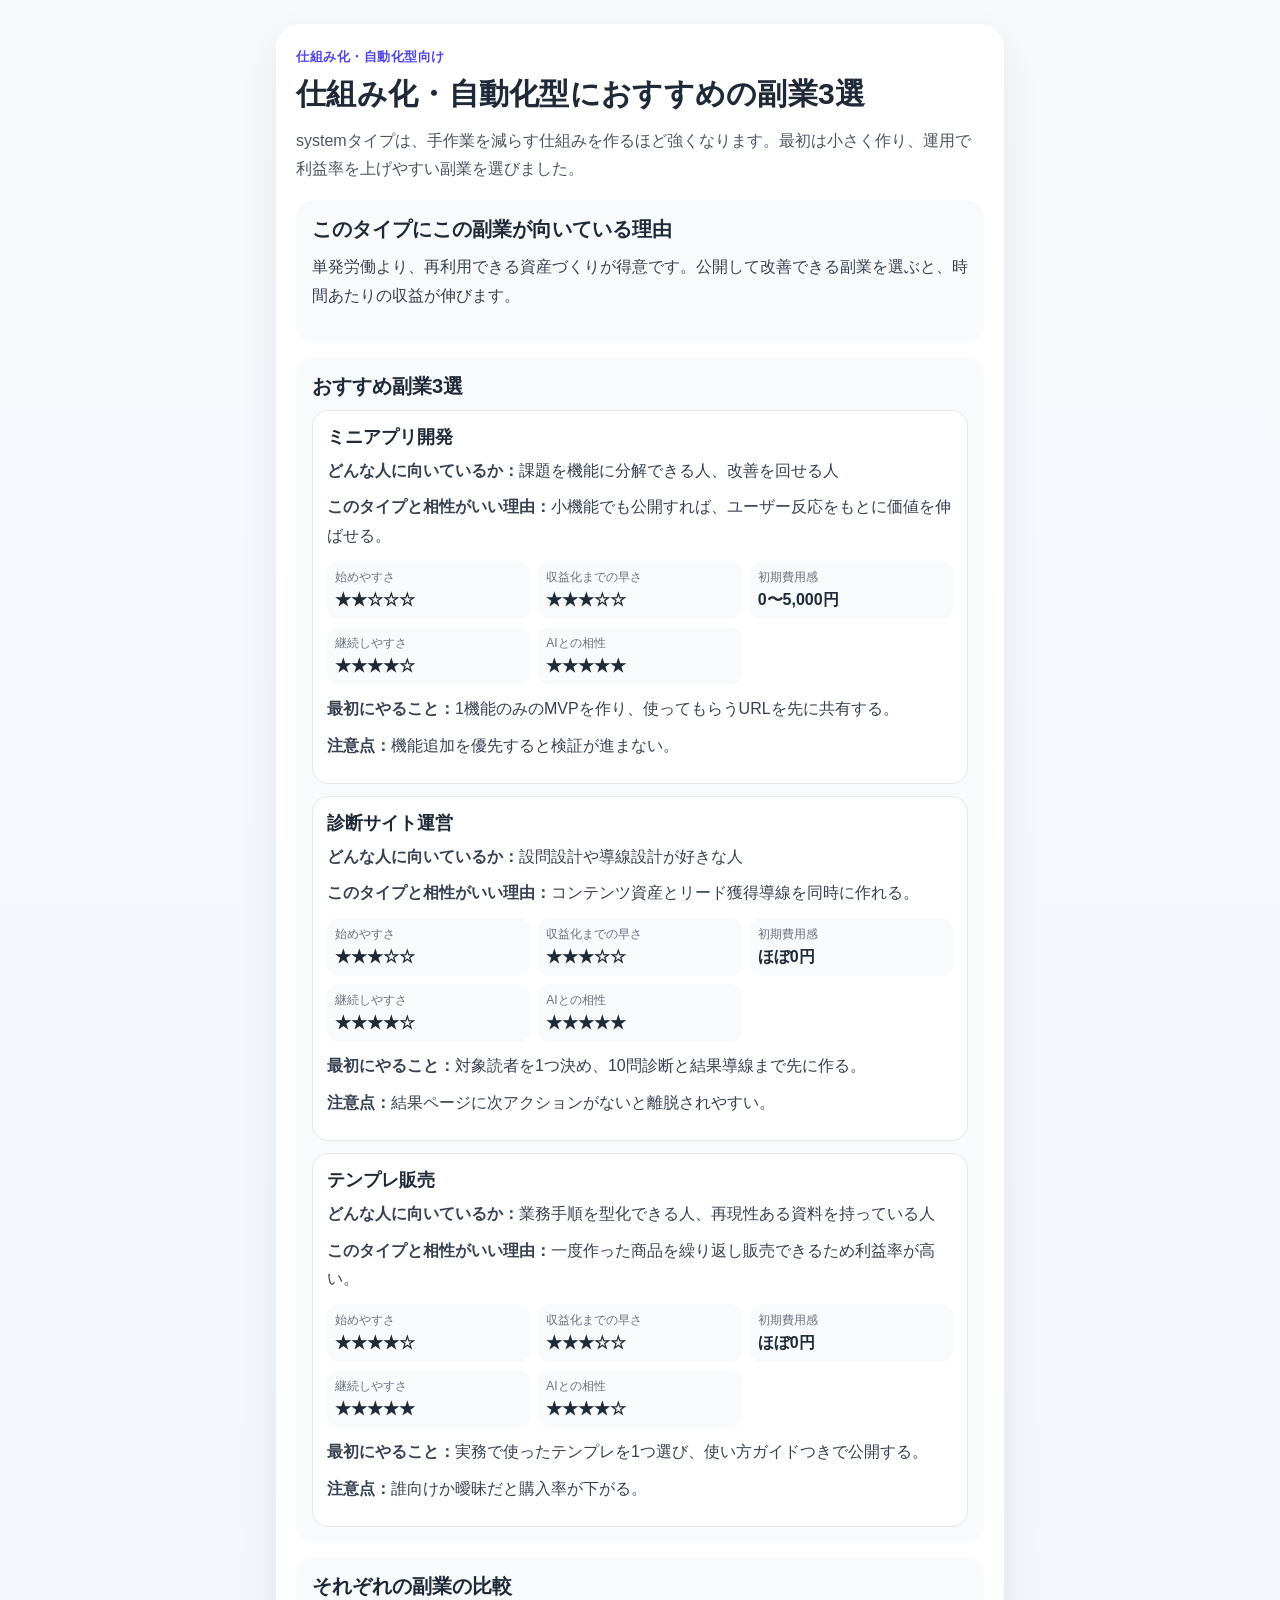
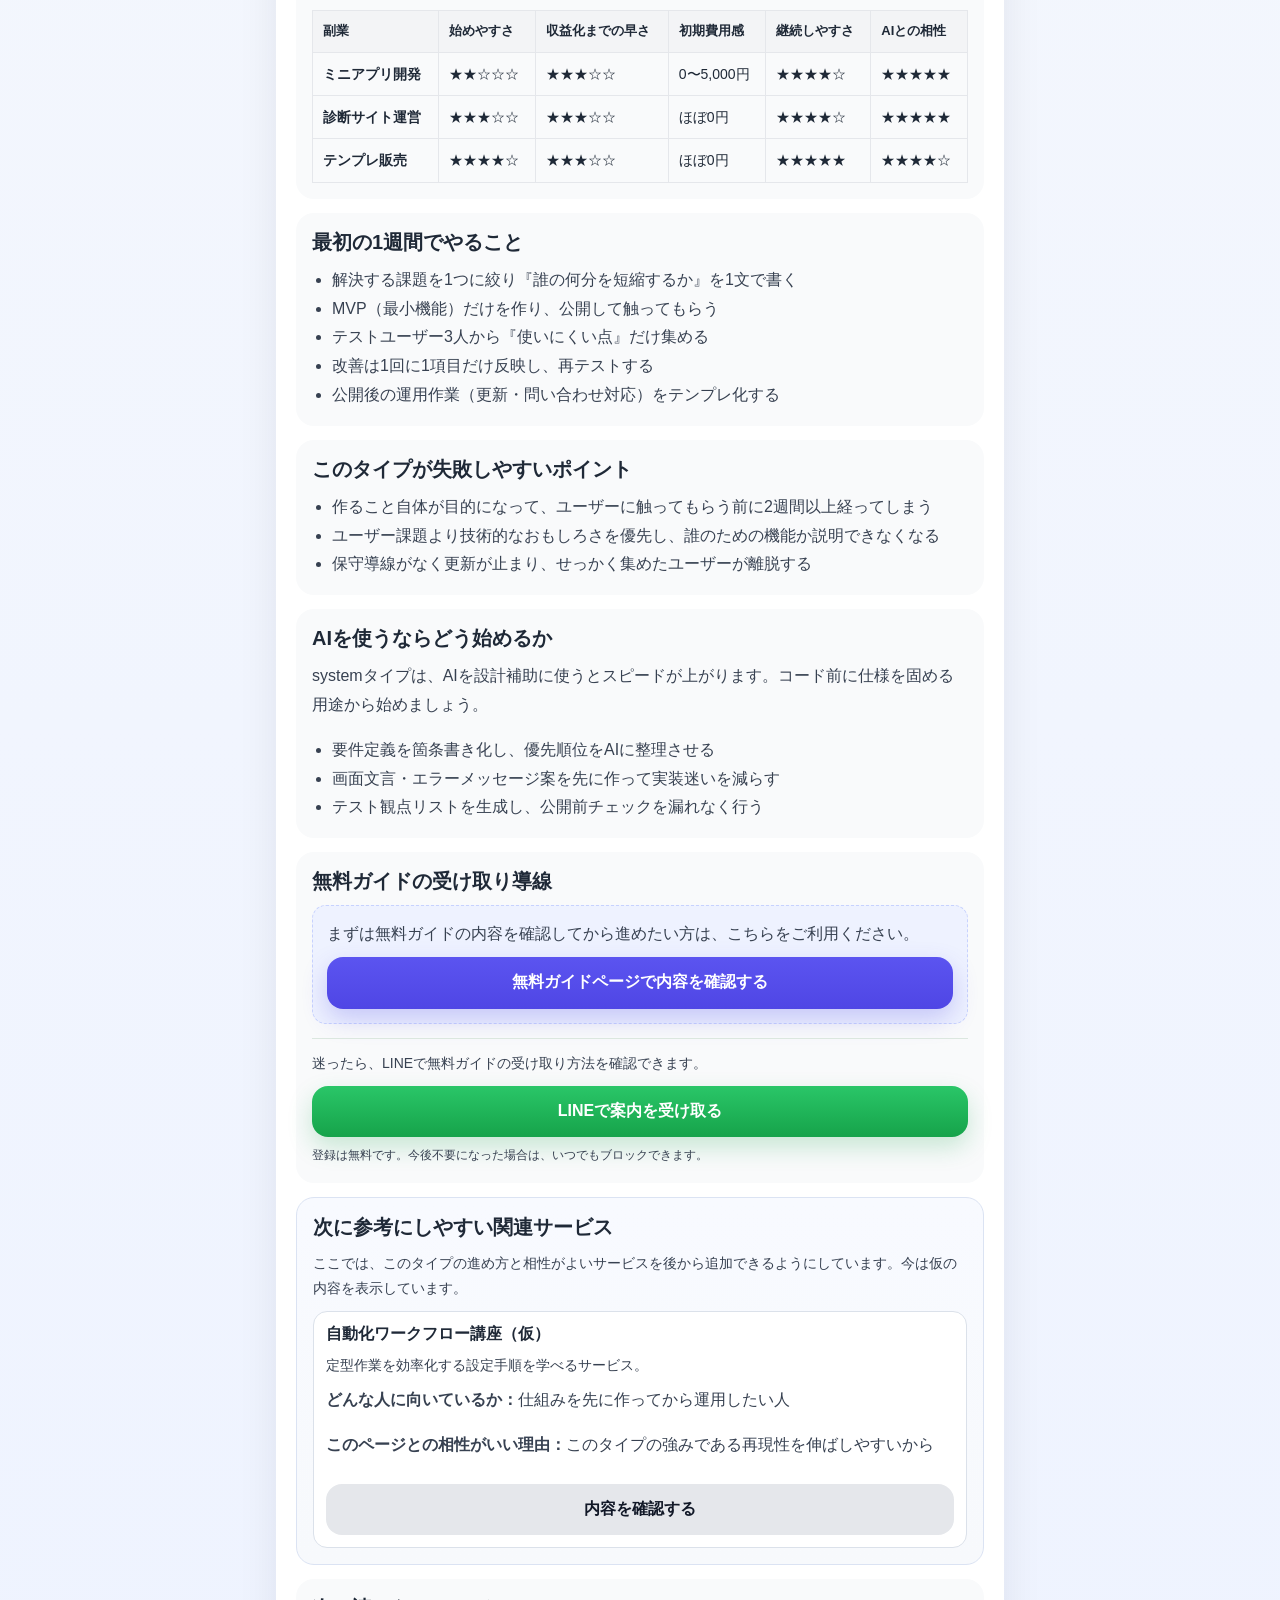
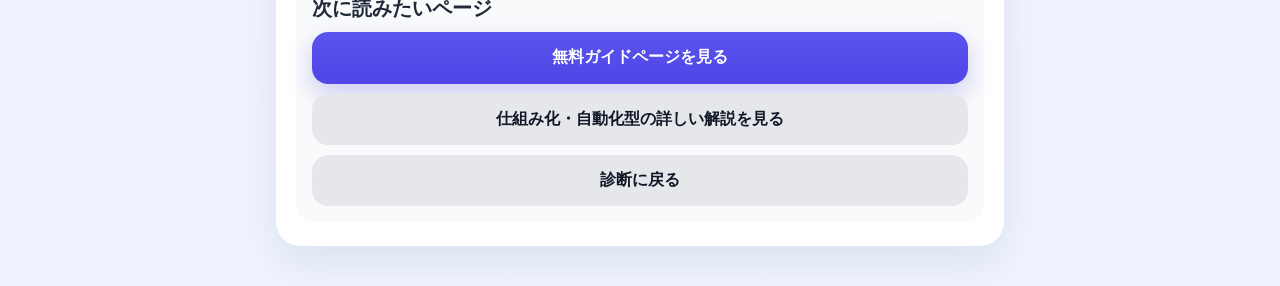
<file: system-recommend.html>
<!DOCTYPE html>
<html lang="ja">
<head>
  <meta charset="UTF-8" />
  <meta name="viewport" content="width=device-width, initial-scale=1.0" />
  <title>おすすめ副業3選 | 副業タイプ診断</title>
  <meta name="description" content="副業タイプ診断のタイプ別おすすめ副業3選ページです。比較表と最初の行動まで確認できます。" />
  <link rel="stylesheet" href="style.css" />
</head>
<body>
  <main class="app">
    <section class="screen active">
      <div class="card" id="recommend-page" data-type="system">
        <header class="page-header">
          <p id="recommend-eyebrow" class="eyebrow"></p>
          <h1 id="recommend-title" class="page-title"></h1>
          <p id="recommend-intro" class="page-intro"></p>
        </header>

        <div class="content-stack">
          <article class="content-card">
            <h2>このタイプにこの副業が向いている理由</h2>
            <p id="recommend-reason"></p>
          </article>

          <article class="content-card">
            <h2>おすすめ副業3選</h2>
            <div id="recommend-jobs" class="recommend-jobs"></div>
          </article>

          <article class="content-card">
            <h2>それぞれの副業の比較</h2>
            <div class="table-wrap">
              <table class="recommend-table">
                <thead>
                  <tr>
                    <th scope="col">副業</th>
                    <th scope="col">始めやすさ</th>
                    <th scope="col">収益化までの早さ</th>
                    <th scope="col">初期費用感</th>
                    <th scope="col">継続しやすさ</th>
                    <th scope="col">AIとの相性</th>
                  </tr>
                </thead>
                <tbody id="recommend-table-body"></tbody>
              </table>
            </div>
          </article>

          <article class="content-card">
            <h2>最初の1週間でやること</h2>
            <ul id="recommend-week"></ul>
          </article>

          <article class="content-card">
            <h2>このタイプが失敗しやすいポイント</h2>
            <ul id="recommend-mistakes"></ul>
          </article>

          <article class="content-card">
            <h2>AIを使うならどう始めるか</h2>
            <p id="recommend-ai"></p>
            <ul id="recommend-ai-steps"></ul>
          </article>

          <article class="content-card">
            <h2>無料ガイドの受け取り導線</h2>
            <div id="guide-cta" class="guide-placeholder">
              <p>まずは無料ガイドの内容を確認してから進めたい方は、こちらをご利用ください。</p>
              <div class="page-actions">
                <a class="primary-button" href="free-guide.html?from=system">無料ガイドページで内容を確認する</a>
              </div>
            </div>
            <div class="line-sub-cta" aria-label="LINEでの受け取り案内">
              <p class="line-sub-cta-text">迷ったら、LINEで無料ガイドの受け取り方法を確認できます。</p>
              <a class="secondary-button line-button line-sub-button" data-line-link href="https://example.com/line">LINEで案内を受け取る</a>
              <p class="line-sub-cta-note">登録は無料です。今後不要になった場合は、いつでもブロックできます。</p>
            </div>
          </article>

          <article class="content-card affiliate-section" id="affiliate-slot-recommend" data-affiliate-page="recommend">
            <h2>次に参考にしやすい関連サービス</h2>
            <p class="affiliate-intro">ここでは、このタイプの進め方と相性がよいサービスを後から追加できるようにしています。今は仮の内容を表示しています。</p>
            <div class="affiliate-note-slot" aria-live="polite"></div>
            <div class="affiliate-cards" aria-label="関連サービス紹介"></div>
          </article>

          <article class="content-card">
            <h2>次に読みたいページ</h2>
            <div class="stacked-actions page-actions">
              <a class="primary-button" href="free-guide.html?from=system">無料ガイドページを見る</a>
              <a id="recommend-detail-link" class="secondary-button" href="#">このタイプの詳しい解説を見る</a>
              <a class="secondary-button" href="index.html">診断に戻る</a>
            </div>
          </article>
        </div>
      </div>
    </section>
  </main>

  <script src="data.js"></script>
  <script src="line-config.js"></script>
  <script src="recommend.js"></script>
  <script src="affiliate-slots.js"></script>
</body>
</html>
</file>
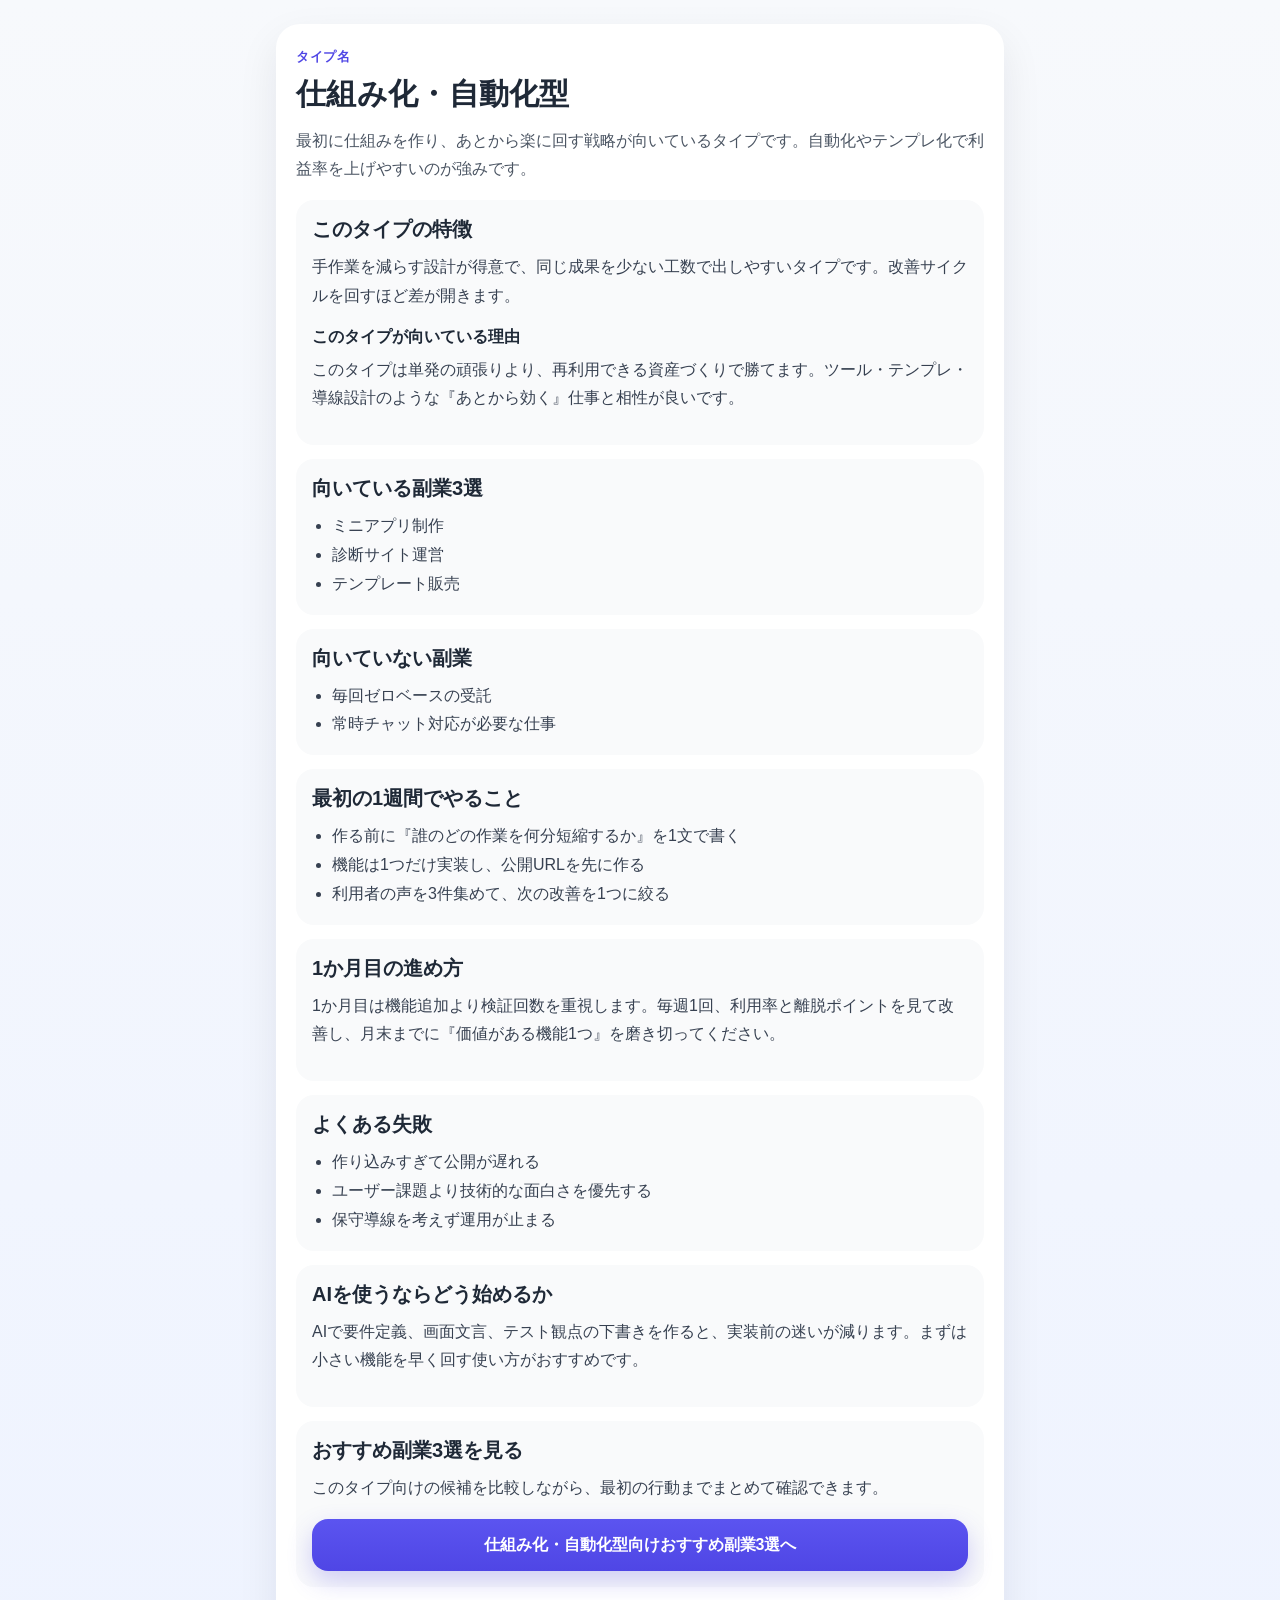
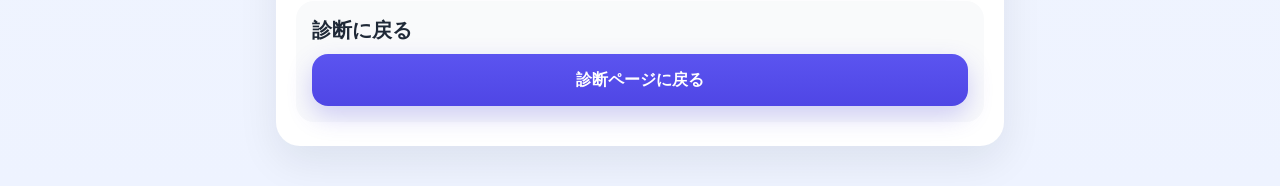
<file: system.html>
<!DOCTYPE html>
<html lang="ja">
<head>
  <meta charset="UTF-8" />
  <meta name="viewport" content="width=device-width, initial-scale=1.0" />
  <title>副業タイプ診断 詳細ページ</title>
  <meta name="description" content="副業タイプ診断の詳細ページです。タイプごとの特徴、向いている副業、進め方を確認できます。" />
  <link rel="stylesheet" href="style.css" />
</head>
<body>
  <main class="app">
    <section class="screen active">
      <div class="card" id="detail-page" data-type="system">
        <header class="page-header">
          <p id="detail-eyebrow" class="eyebrow"></p>
          <h1 id="detail-title" class="page-title"></h1>
          <p id="detail-summary" class="page-intro"></p>
        </header>

        <div class="content-stack">
          <article class="content-card">
            <h2>このタイプの特徴</h2>
            <p id="detail-features"></p>
            <h3>このタイプが向いている理由</h3>
            <p id="detail-reason"></p>
          </article>

          <article class="content-card">
            <h2>向いている副業3選</h2>
            <ul id="detail-goodfits"></ul>
          </article>

          <article class="content-card">
            <h2>向いていない副業</h2>
            <ul id="detail-badfits"></ul>
          </article>

          <article class="content-card">
            <h2>最初の1週間でやること</h2>
            <ul id="detail-week"></ul>
          </article>

          <article class="content-card">
            <h2>1か月目の進め方</h2>
            <p id="detail-month"></p>
          </article>

          <article class="content-card">
            <h2>よくある失敗</h2>
            <ul id="detail-mistakes"></ul>
          </article>

          <article class="content-card">
            <h2>AIを使うならどう始めるか</h2>
            <p id="detail-ai-start"></p>
          </article>

          <article class="content-card">
            <h2>診断に戻る</h2>
            <div class="page-actions">
              <a class="primary-button" href="index.html">診断ページに戻る</a>
            </div>
          </article>
        </div>
      </div>
    </section>
  </main>

  <script src="data.js"></script>
  <script src="detail.js"></script>
</body>
</html>
</file>
<file: style.css>
:root {
  --bg-top: #f7f9fc;
  --bg-bottom: #eef3ff;
  --text-main: #1f2937;
  --text-sub: #4b5563;
  --text-soft: #6b7280;
  --brand: #4f46e5;
  --brand-deep: #4338ca;
  --card: #ffffff;
  --surface: #f9fafb;
  --border: #e5e7eb;
}

* {
  box-sizing: border-box;
}

body {
  margin: 0;
  font-family: -apple-system, BlinkMacSystemFont, "Segoe UI", Roboto, "Hiragino Sans", "Hiragino Kaku Gothic ProN", "Yu Gothic", sans-serif;
  background: linear-gradient(180deg, var(--bg-top) 0%, var(--bg-bottom) 100%);
  color: var(--text-main);
  min-height: 100vh;
}

.app {
  width: 100%;
  max-width: 760px;
  margin: 0 auto;
  padding: 24px 16px 40px;
}

.screen {
  display: none;
}

.screen.active {
  display: block;
}

.card {
  background: var(--card);
  border-radius: 24px;
  padding: 24px 20px;
  box-shadow: 0 16px 40px rgba(15, 23, 42, 0.08);
}

.hero-card {
  padding: 28px 24px 24px;
}

.eyebrow {
  margin: 0 0 8px;
  font-size: 13px;
  font-weight: 700;
  color: var(--brand);
  letter-spacing: 0.04em;
}

h1,
h2,
h3,
p {
  margin-top: 0;
}

h1 {
  font-size: 33px;
  line-height: 1.3;
  margin-bottom: 14px;
  letter-spacing: 0.01em;
}

.lead {
  font-size: 16px;
  line-height: 1.8;
  color: var(--text-sub);
  margin-bottom: 16px;
}

.hero-chips {
  display: flex;
  flex-wrap: wrap;
  gap: 8px;
  margin-bottom: 22px;
}

.chip {
  display: inline-flex;
  align-items: center;
  border-radius: 999px;
  background: #eef2ff;
  color: #3730a3;
  font-size: 12px;
  font-weight: 700;
  padding: 6px 11px;
}

.hero-section {
  padding: 16px;
  border: 1px solid #e6e9f5;
  border-radius: 18px;
  background: #fbfcff;
  margin-bottom: 16px;
}

.section-title {
  font-size: 17px;
  margin: 0 0 12px;
}

.info-list {
  display: grid;
  gap: 10px;
}

.info-item {
  background: #f8fafc;
  border: 1px solid #e5e7eb;
  border-radius: 14px;
  padding: 12px 14px;
}

.info-title {
  font-size: 14px;
  font-weight: 700;
  margin: 0 0 4px;
  color: #111827;
}

.info-text {
  margin: 0;
  font-size: 13px;
  line-height: 1.7;
  color: #4b5563;
}

.trust-note {
  font-size: 13px;
  color: var(--text-soft);
  line-height: 1.7;
  margin: 0 0 18px;
}

.hero-actions {
  margin-bottom: 12px;
}

.action-caption {
  margin: 8px 0 0;
  color: var(--text-soft);
  font-size: 12px;
  text-align: center;
}

.scroll-hint {
  margin: 0;
  text-align: center;
  color: #6b7280;
  font-size: 12px;
}

.primary-button,
.secondary-button,
.choice-button {
  width: 100%;
  border: none;
  border-radius: 16px;
  padding: 15px 16px;
  font-size: 16px;
  font-weight: 700;
  cursor: pointer;
  transition: transform 0.15s ease, box-shadow 0.15s ease, background 0.15s ease;
  text-align: center;
  text-decoration: none;
  display: inline-block;
}

.primary-button {
  background: linear-gradient(180deg, #5b54f0 0%, var(--brand) 100%);
  color: #ffffff;
  box-shadow: 0 10px 24px rgba(79, 70, 229, 0.25);
}

.primary-button:hover,
.secondary-button:hover,
.choice-button:hover {
  transform: translateY(-1px);
}

.primary-button:hover {
  background: linear-gradient(180deg, #5049e3 0%, var(--brand-deep) 100%);
}

.secondary-button {
  background: var(--border);
  color: #111827;
}

.progress-top {
  display: flex;
  justify-content: space-between;
  align-items: center;
  margin-bottom: 10px;
  font-size: 14px;
  color: var(--text-soft);
}

.progress-bar {
  width: 100%;
  height: 10px;
  background: var(--border);
  border-radius: 999px;
  overflow: hidden;
  margin-bottom: 20px;
}

.progress-fill {
  height: 100%;
  width: 0%;
  background: var(--brand);
  border-radius: 999px;
  transition: width 0.25s ease;
}

.question-title {
  font-size: 24px;
  line-height: 1.5;
  margin-bottom: 20px;
}

.choices {
  display: grid;
  gap: 12px;
}

.choice-button {
  background: var(--surface);
  color: #111827;
  text-align: left;
  border: 1px solid var(--border);
}

.choice-button:hover {
  background: #eef2ff;
  border-color: #c7d2fe;
}

.question-footer {
  margin-top: 18px;
}

.result-title {
  font-size: 28px;
  line-height: 1.4;
  margin-bottom: 14px;
}

.result-summary {
  color: var(--text-sub);
  line-height: 1.9;
  margin-bottom: 22px;
}

.result-block {
  margin-bottom: 20px;
  padding: 16px;
  border-radius: 18px;
  background: var(--surface);
}

.result-block h3 {
  margin-bottom: 10px;
  font-size: 18px;
}

.result-block p,
.result-block li {
  color: #374151;
  line-height: 1.8;
}

.result-block ul {
  margin: 0;
  padding-left: 20px;
}

.result-actions {
  margin-top: 8px;
}

.stacked-actions {
  display: grid;
  gap: 10px;
}

.page-header {
  margin-bottom: 16px;
}

.page-title {
  font-size: 30px;
  line-height: 1.35;
  margin-bottom: 12px;
}

.page-intro {
  font-size: 16px;
  line-height: 1.8;
  color: var(--text-sub);
}

.guide-context-text {
  margin: 0;
  font-size: 14px;
  line-height: 1.7;
  color: var(--text-soft);
}

.content-stack {
  display: grid;
  gap: 14px;
}

.content-card {
  background: var(--surface);
  border-radius: 18px;
  padding: 16px;
}

.content-card h2 {
  font-size: 20px;
  margin-bottom: 10px;
}

.content-card p,
.content-card li {
  color: #374151;
  line-height: 1.8;
}

.content-card ul {
  margin: 0;
  padding-left: 20px;
}

.page-actions {
  margin-top: 18px;
}

@media (max-width: 640px) {
  .app {
    padding: 16px 12px 28px;
  }

  .card {
    padding: 20px 16px;
    border-radius: 20px;
  }

  .hero-card {
    padding: 22px 16px 18px;
  }

  h1,
  .page-title {
    font-size: 28px;
  }

  .lead {
    font-size: 15px;
  }

  .section-title {
    font-size: 16px;
  }

  .question-title {
    font-size: 21px;
  }

  .result-title {
    font-size: 24px;
  }

  .content-card h2 {
    font-size: 18px;
  }
}

.content-card h3 {
  margin: 14px 0 8px;
  font-size: 16px;
  color: #1f2937;
}

.page-actions {
  margin-top: 8px;
}

.page-actions .primary-button {
  min-height: 52px;
  display: flex;
  align-items: center;
  justify-content: center;
}

.recommend-jobs {
  display: grid;
  gap: 12px;
}

.recommend-job-card {
  border: 1px solid var(--border);
  border-radius: 16px;
  padding: 14px;
  background: #ffffff;
}

.recommend-job-card h3 {
  margin: 0 0 8px;
  font-size: 18px;
}

.recommend-job-card p {
  margin: 0 0 8px;
}

.recommend-metrics {
  margin: 10px 0;
  display: grid;
  grid-template-columns: repeat(3, minmax(0, 1fr));
  gap: 8px;
}

.recommend-metrics div {
  background: #f8fafc;
  border-radius: 12px;
  padding: 8px;
}

.recommend-metrics dt {
  font-size: 12px;
  color: var(--text-soft);
  margin-bottom: 4px;
}

.recommend-metrics dd {
  margin: 0;
  font-weight: 700;
}

.table-wrap {
  overflow-x: auto;
}

.recommend-table {
  width: 100%;
  border-collapse: collapse;
  min-width: 620px;
  font-size: 14px;
}

.recommend-table th,
.recommend-table td {
  border: 1px solid var(--border);
  padding: 10px;
  text-align: left;
  vertical-align: top;
  line-height: 1.6;
}

.recommend-table thead th {
  background: #f3f4f6;
  font-size: 13px;
}

.guide-placeholder {
  border: 1.5px dashed #c7d2fe;
  background: #eef2ff;
  border-radius: 14px;
  padding: 14px;
}

.guide-placeholder p {
  margin: 0;
}

@media (max-width: 640px) {
  .recommend-metrics {
    grid-template-columns: 1fr;
  }
}

.note-card {
  background: #f8fafc;
  border: 1px solid #e2e8f0;
}

.cta-card {
  background: linear-gradient(180deg, #eef2ff 0%, #f8faff 100%);
  border: 1px solid #c7d2fe;
}

.guide-cta-area {
  margin-top: 14px;
  display: grid;
  gap: 10px;
}

.cta-note {
  margin: 4px 0 0;
  font-size: 13px;
  color: var(--text-soft);
  text-align: center;
}

.recommend-links {
  margin-top: 16px;
  border-top: 1px solid var(--border);
  padding-top: 12px;
}

.recommend-links-title {
  margin: 0 0 10px;
  font-weight: 700;
  color: #111827;
}

.recommend-links-grid {
  display: grid;
  gap: 8px;
}

.text-link {
  color: var(--brand-deep);
  text-decoration: none;
  font-weight: 600;
}

.text-link:hover {
  text-decoration: underline;
}

.disabled-button {
  opacity: 0.7;
  cursor: not-allowed;
  transform: none !important;
  box-shadow: none;
}

.line-cta-card {
  background: linear-gradient(180deg, #eefaf4 0%, #f8fffb 100%);
  border: 1px solid #ccebdd;
}

.line-button {
  background: linear-gradient(180deg, #2ac668 0%, #16a34a 100%);
  color: #ffffff;
  box-shadow: 0 10px 24px rgba(22, 163, 74, 0.22);
}

.line-button:hover {
  background: linear-gradient(180deg, #22bb5f 0%, #15803d 100%);
}

.line-sub-cta {
  margin-top: 14px;
  border-top: 1px solid #dbe7df;
  padding-top: 12px;
}

.line-sub-cta-text {
  margin: 0 0 10px;
  font-size: 14px;
  color: #374151;
}

.line-sub-button {
  min-height: 48px;
  display: flex;
  align-items: center;
  justify-content: center;
}

.line-sub-cta-note {
  margin: 8px 0 0;
  font-size: 12px;
  color: var(--text-soft);
}

.affiliate-section {
  border: 1px solid #dbe3f3;
  background: linear-gradient(180deg, #f8faff 0%, #f7f9fc 100%);
}

.affiliate-intro {
  margin-bottom: 10px;
  font-size: 14px;
  color: #4b5563;
}

.affiliate-note-slot {
  min-height: 0;
}

.affiliate-disclosure {
  margin: 0 0 10px;
  font-size: 12px;
  color: var(--text-soft);
}

.affiliate-cards {
  display: grid;
  gap: 10px;
}

.affiliate-card {
  border: 1px solid #dbe1ea;
  border-radius: 14px;
  background: #ffffff;
  padding: 12px;
}

.affiliate-card h3 {
  margin: 0 0 8px;
  font-size: 16px;
}

.affiliate-one-line {
  margin-bottom: 8px;
  font-size: 14px;
  color: #4b5563;
}

.affiliate-link {
  margin-top: 8px;
}

.affiliate-empty {
  margin: 0;
  color: var(--text-soft);
}
</file>
